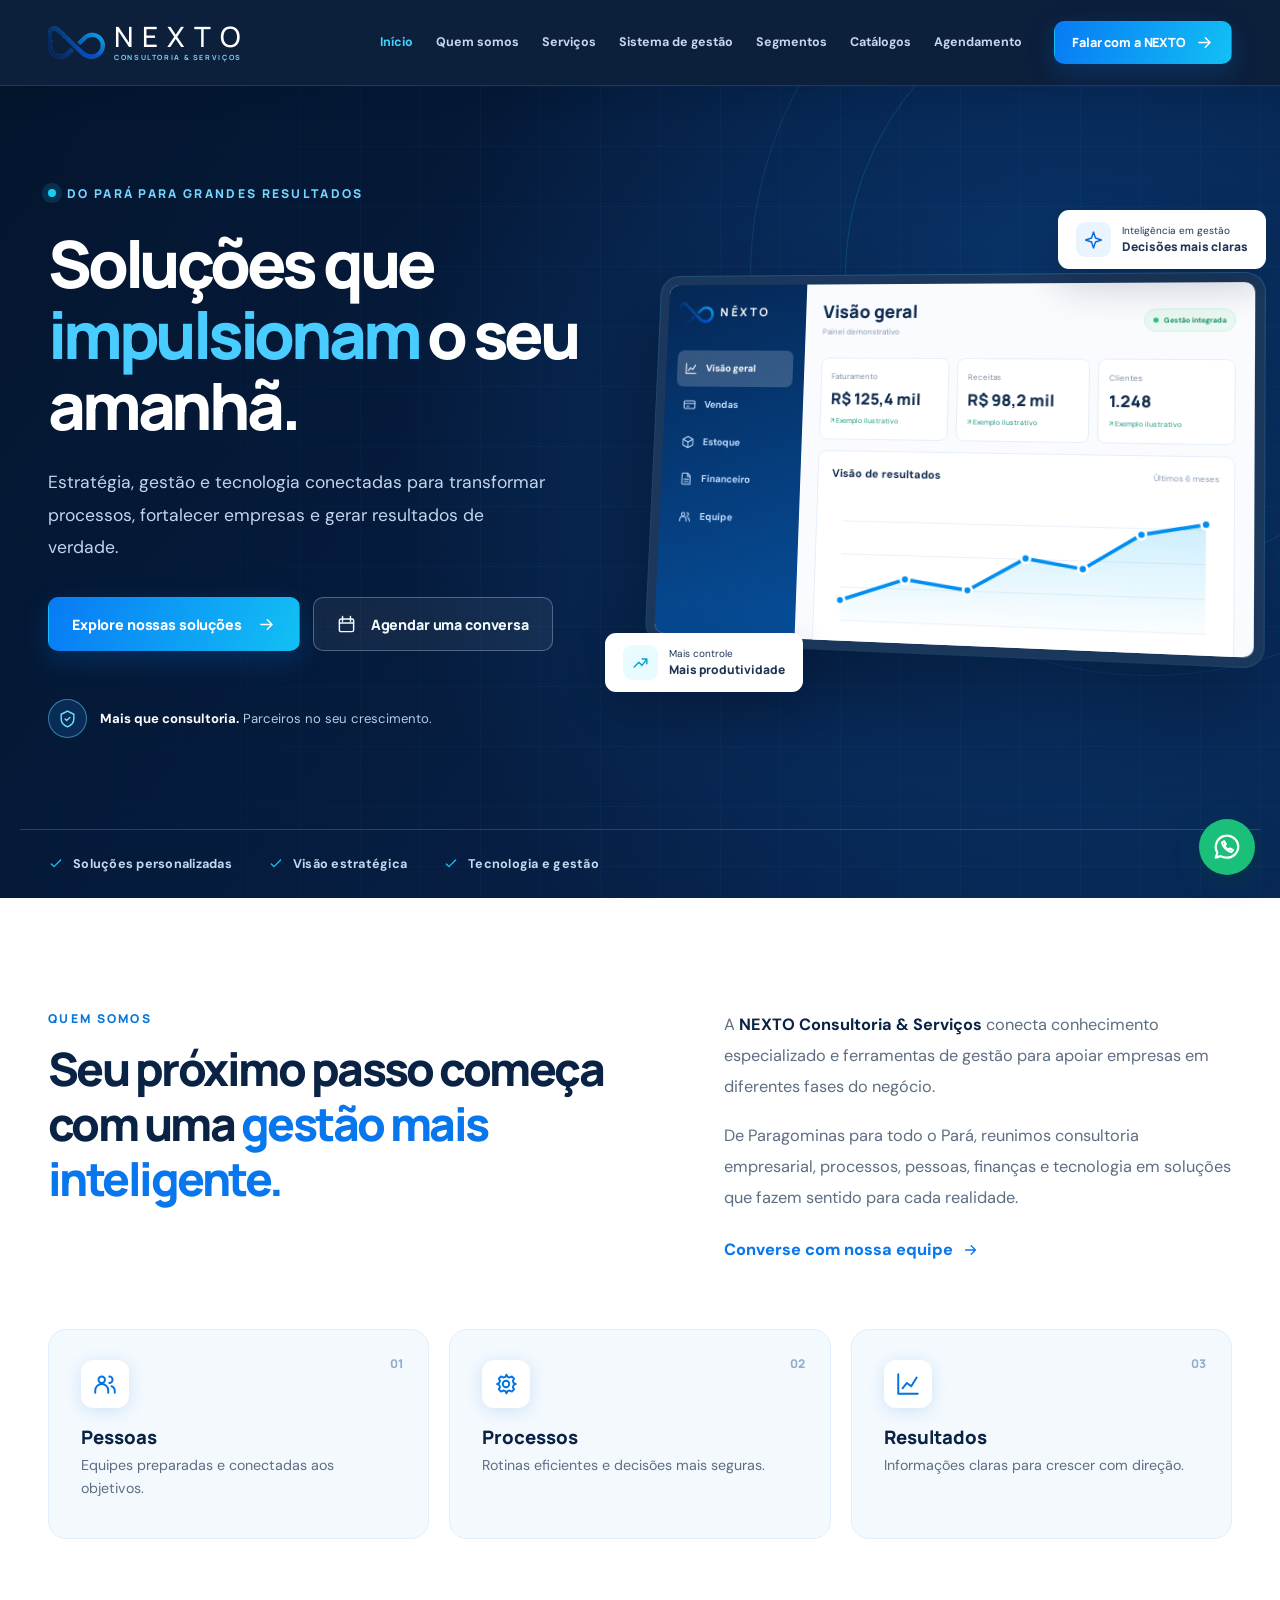
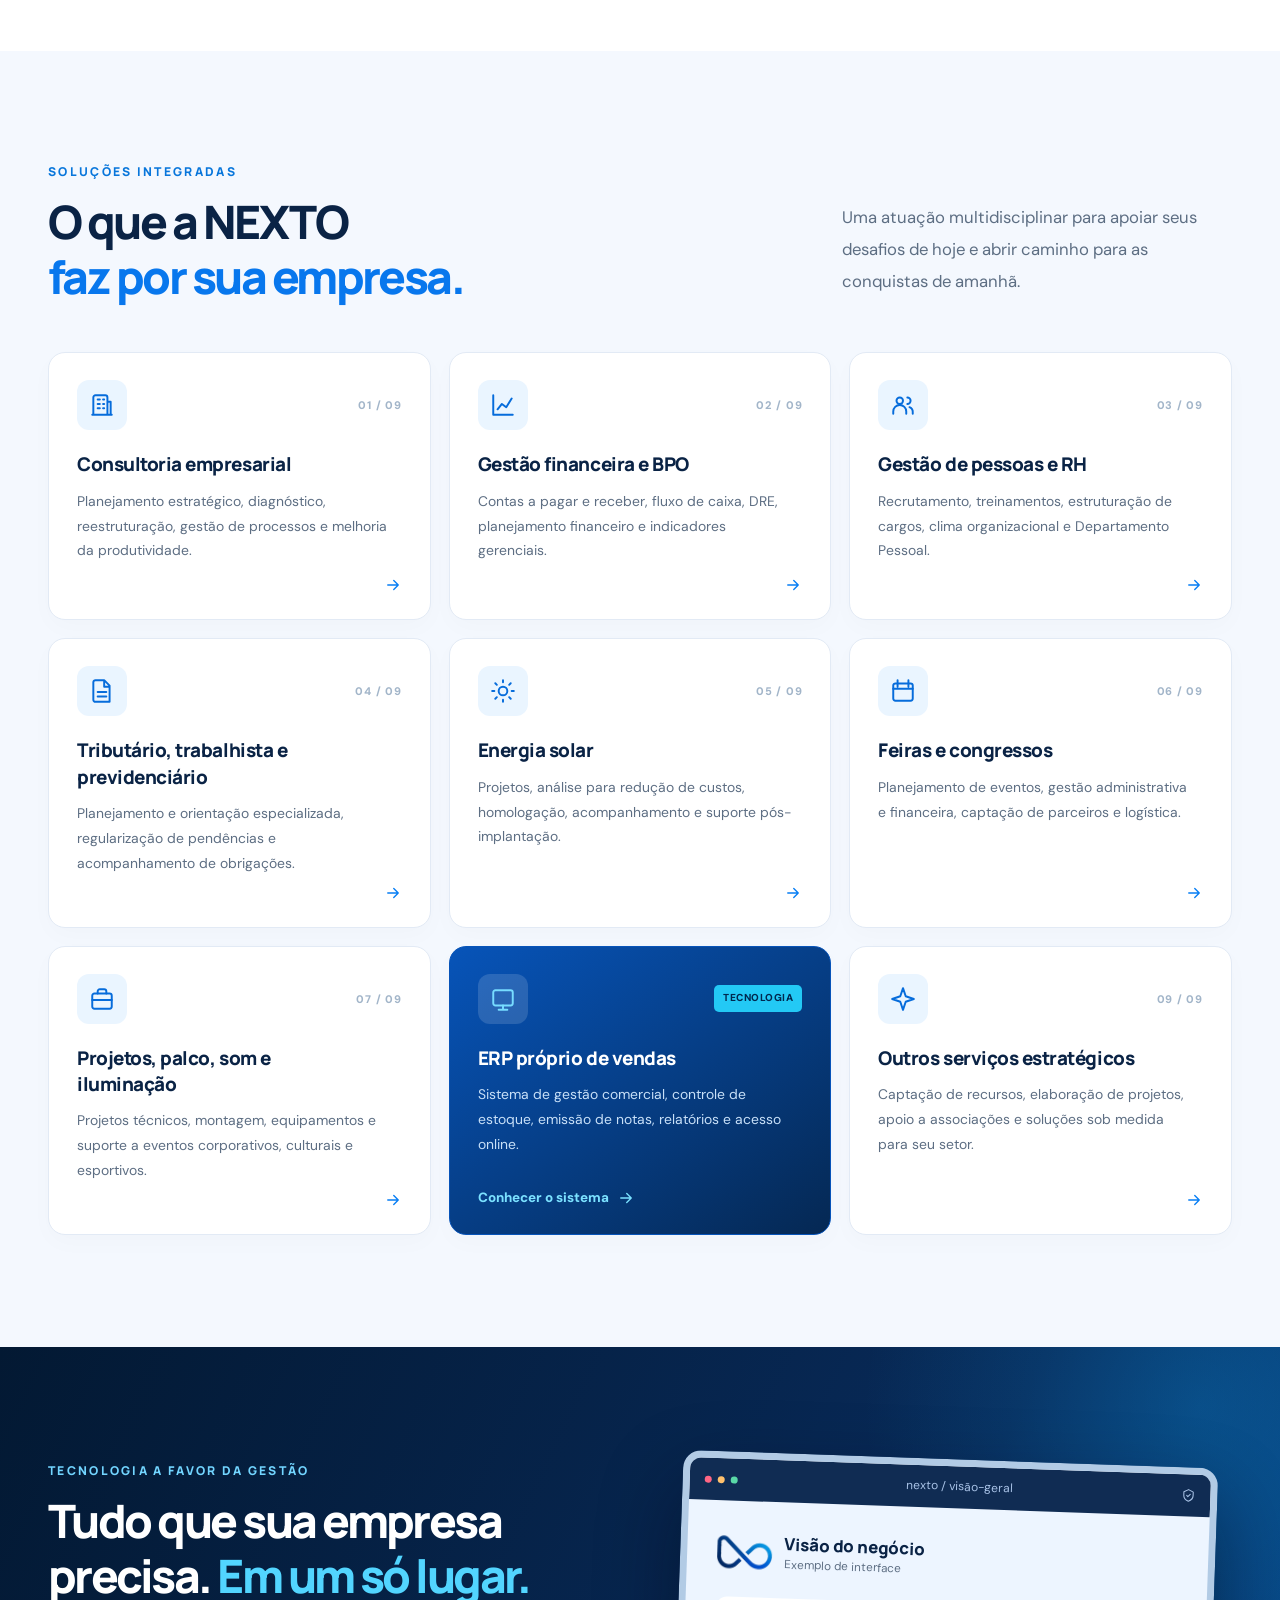
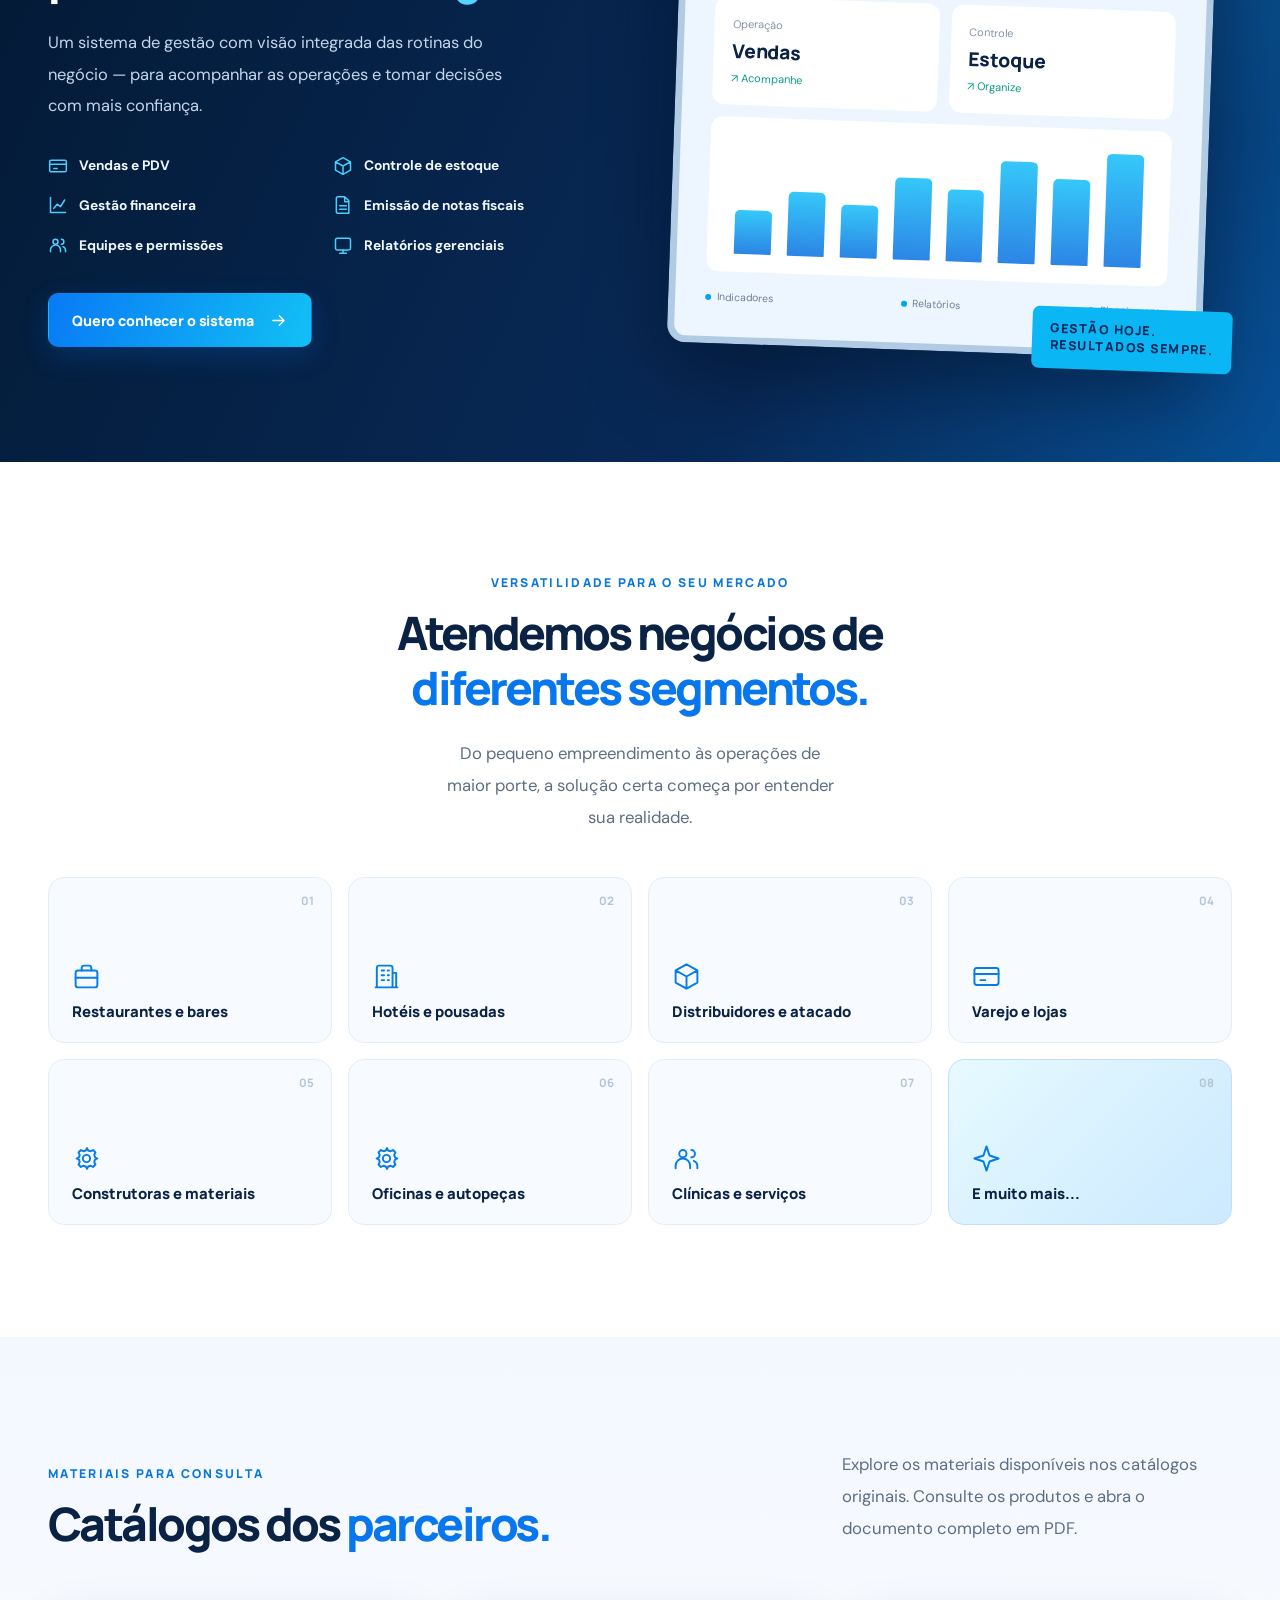
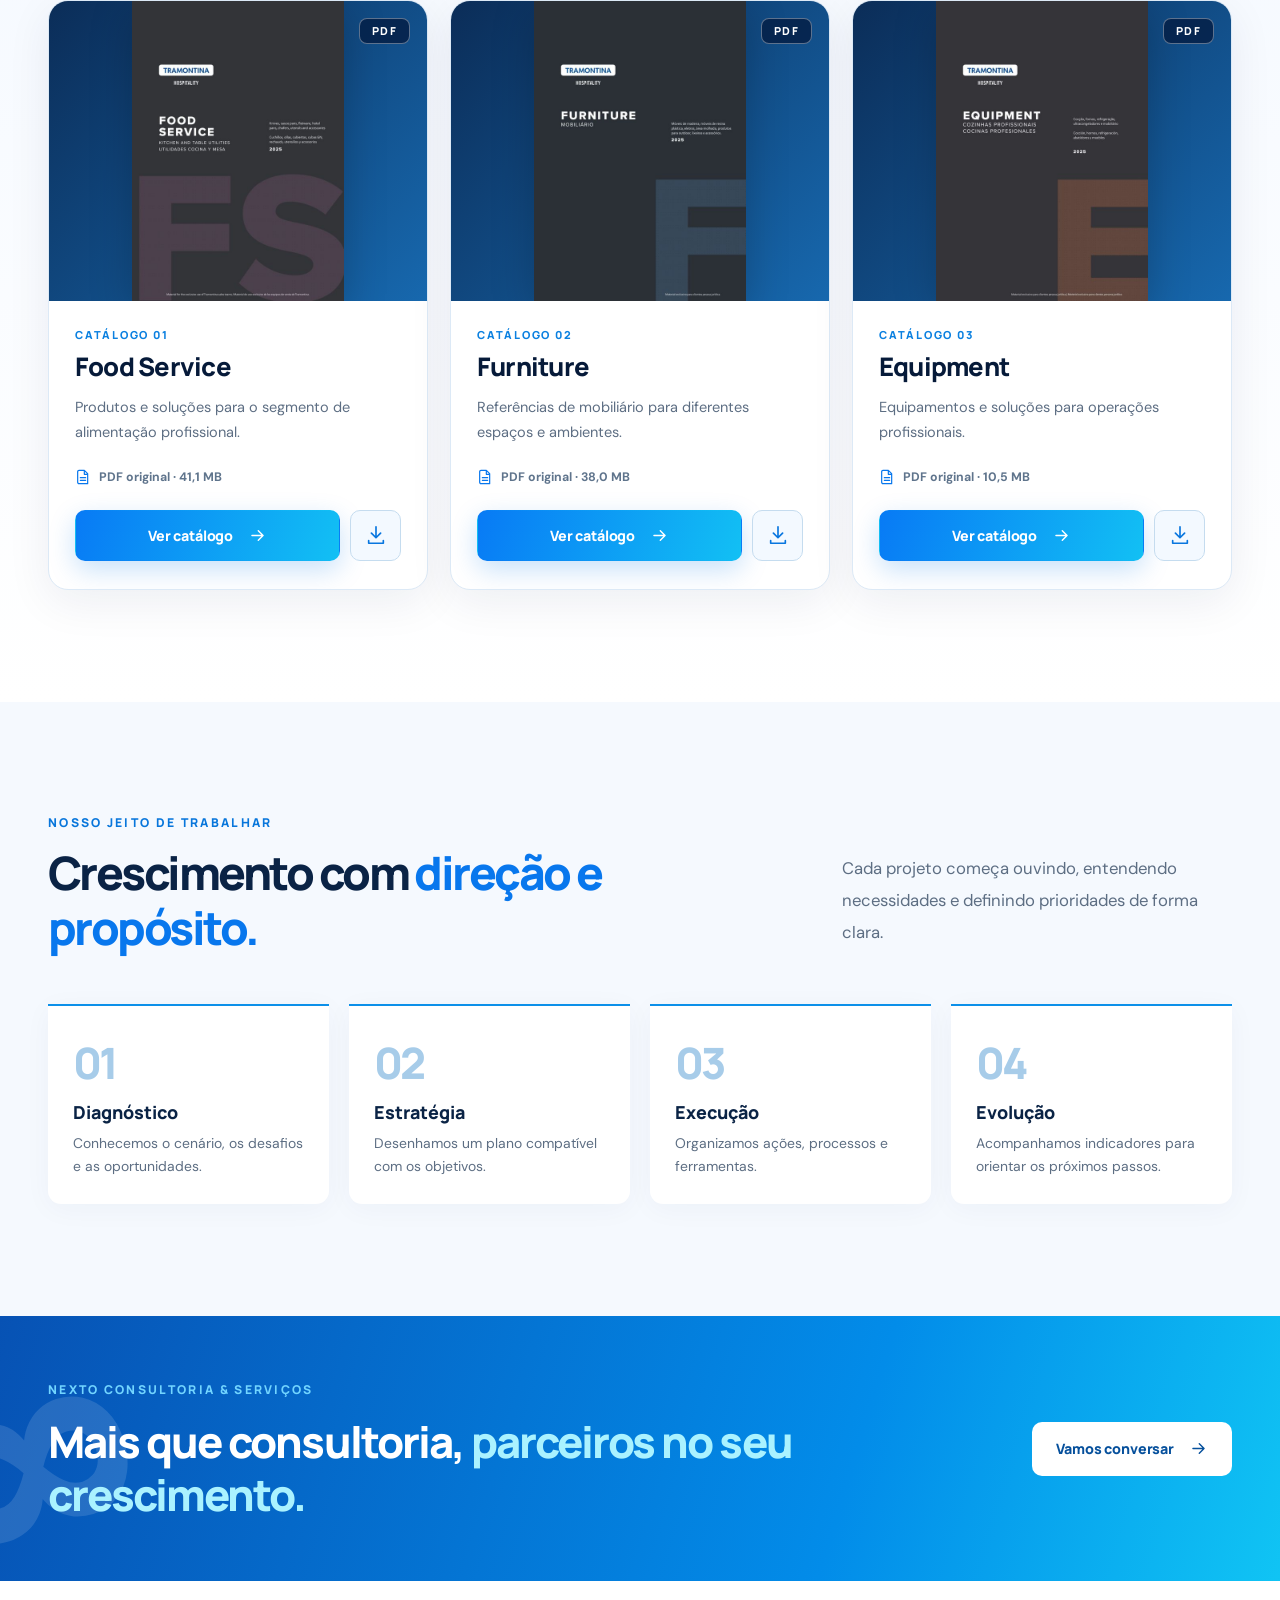
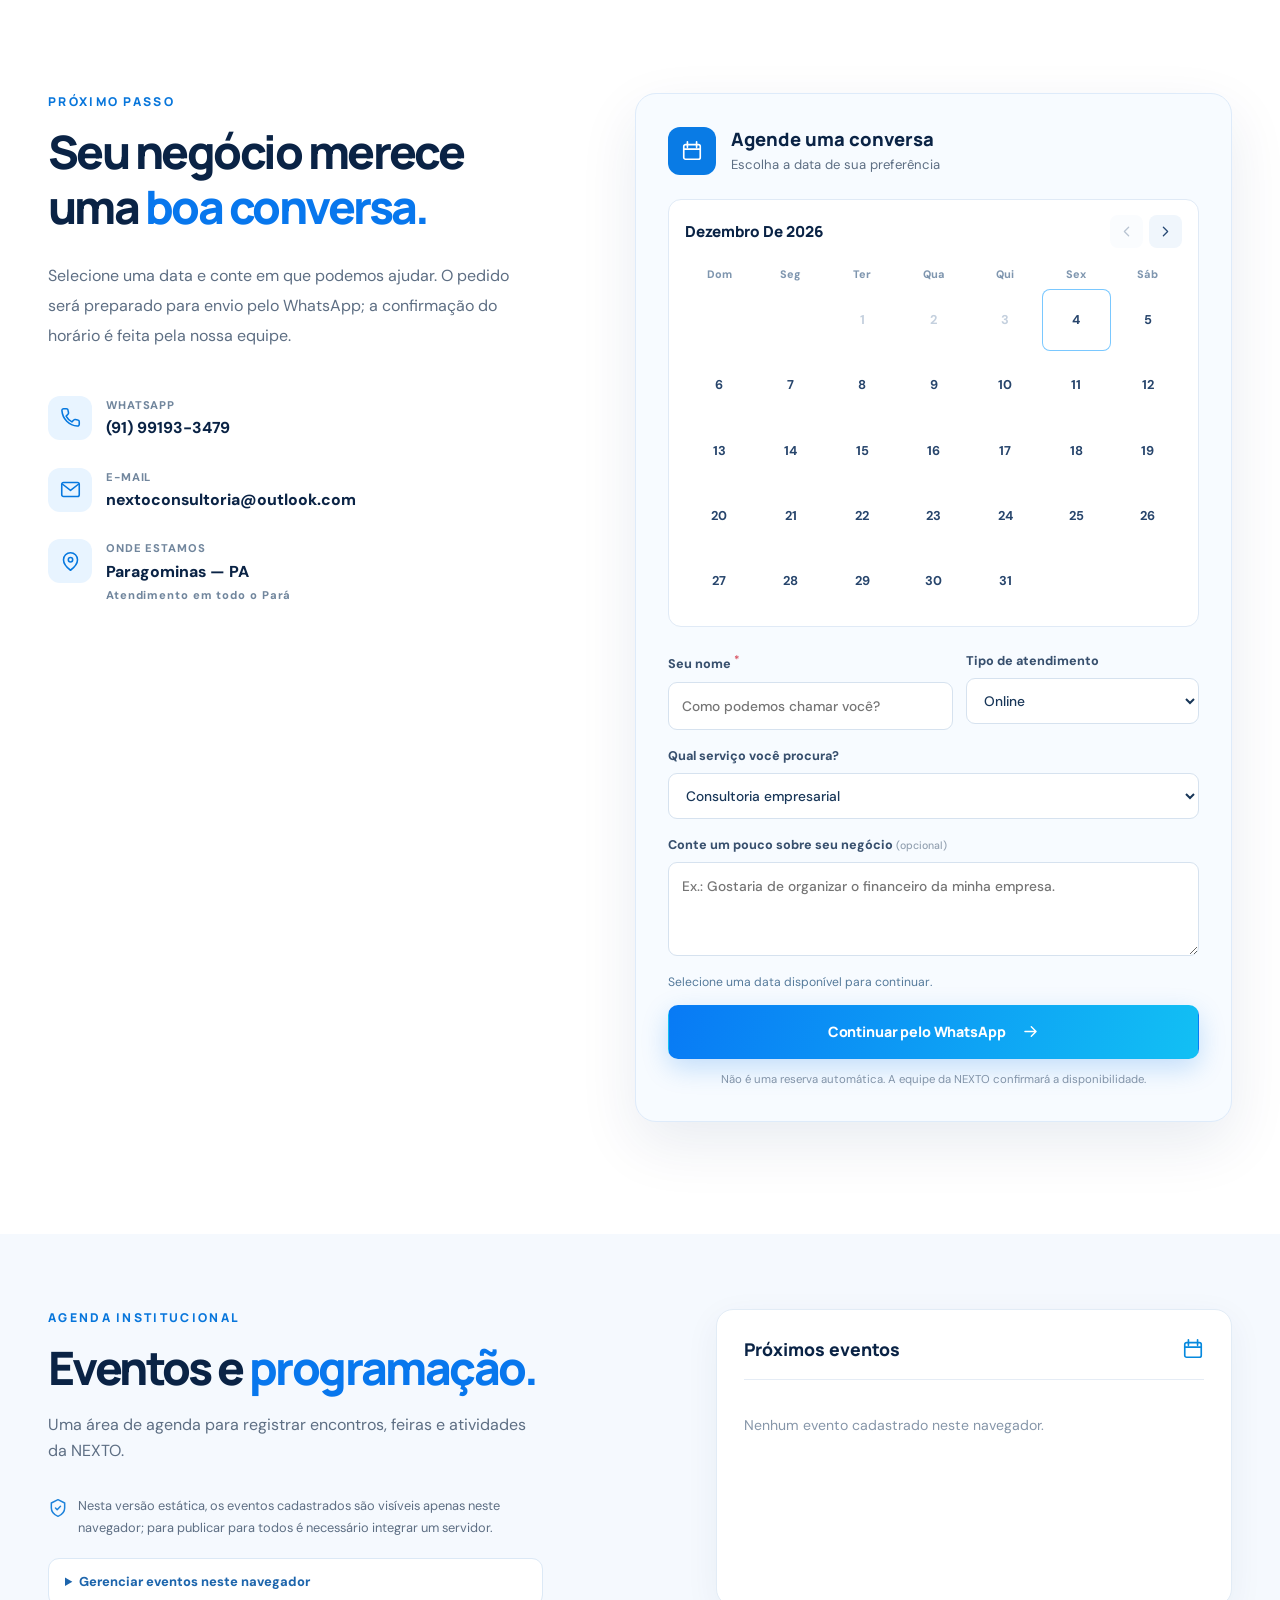
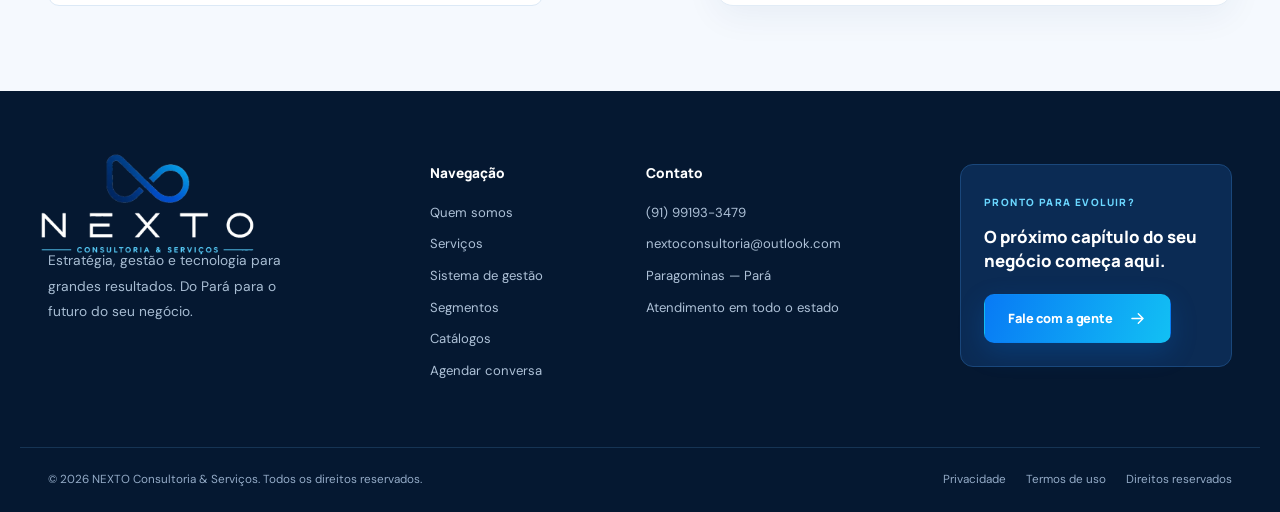
<file: index.html>
<!doctype html>
<html lang="pt-BR">
<head>
  <meta charset="utf-8">
  <meta name="viewport" content="width=device-width, initial-scale=1">
  <meta name="theme-color" content="#061b3a">
  <meta name="description" content="NEXTO Consultoria & Serviços: estratégia, gestão financeira, pessoas, tecnologia e soluções de gestão para empresas de todo o Pará.">
  <meta property="og:type" content="website">
  <meta property="og:title" content="NEXTO | Consultoria & Serviços">
  <meta property="og:description" content="Soluções que impulsionam o seu amanhã. Estratégia, gestão, tecnologia e resultados.">
  <meta property="og:image" content="assets/nexto-logo-escura.png">
  <meta name="apple-mobile-web-app-title" content="NEXTO">
  <title>NEXTO | Consultoria & Serviços</title>
  <link rel="icon" type="image/png" sizes="48x48" href="assets/icon-48.png">
  <link rel="apple-touch-icon" href="assets/icon-180.png">
  <link rel="manifest" href="manifest.json">
  <link rel="preconnect" href="https://fonts.googleapis.com">
  <link rel="preconnect" href="https://fonts.gstatic.com" crossorigin>
  <link href="https://fonts.googleapis.com/css2?family=DM+Sans:wght@400;500;600;700;800&family=Manrope:wght@400;500;600;700;800&display=swap" rel="stylesheet">
  <link rel="stylesheet" href="css/styles.css?v=3">
  <script src="js/main.js?v=3" defer></script>
</head>
<body>
<svg xmlns="http://www.w3.org/2000/svg" class="svg-defs" aria-hidden="true">
  <symbol id="i-arrow" viewBox="0 0 24 24"><path d="M5 12h14m-6-6 6 6-6 6"/></symbol>
  <symbol id="i-arrow-up" viewBox="0 0 24 24"><path d="M4 17 10 11l4 4 6-8M14 7h6v6"/></symbol>
  <symbol id="i-check" viewBox="0 0 24 24"><path d="m5 12 4 4L19 6"/></symbol>
  <symbol id="i-building" viewBox="0 0 24 24"><path d="M4 21V5a2 2 0 0 1 2-2h9a2 2 0 0 1 2 2v16M17 9h3v12M8 7h2m3 0h1m-6 4h2m3 0h1m-6 4h2m3 0h1M3 21h18"/></symbol>
  <symbol id="i-chart" viewBox="0 0 24 24"><path d="M3 3v18h18M7 16l4-5 4 3 5-8"/></symbol>
  <symbol id="i-users" viewBox="0 0 24 24"><circle cx="9" cy="8" r="3"/><path d="M3 20v-2a6 6 0 0 1 12 0v2M16 5a3 3 0 0 1 0 6m2 3a5 5 0 0 1 3 5v1"/></symbol>
  <symbol id="i-file" viewBox="0 0 24 24"><path d="M6 2h8l5 5v15H6a2 2 0 0 1-2-2V4a2 2 0 0 1 2-2zm8 0v6h5M8 13h8m-8 4h8"/></symbol>
  <symbol id="i-sun" viewBox="0 0 24 24"><circle cx="12" cy="12" r="4"/><path d="M12 2v2m0 16v2M4.9 4.9l1.4 1.4m11.4 11.4 1.4 1.4M2 12h2m16 0h2M4.9 19.1l1.4-1.4M17.7 6.3l1.4-1.4"/></symbol>
  <symbol id="i-calendar" viewBox="0 0 24 24"><rect x="3" y="5" width="18" height="16" rx="2"/><path d="M7 2v6m10-6v6M3 10h18"/></symbol>
  <symbol id="i-monitor" viewBox="0 0 24 24"><rect x="3" y="4" width="18" height="14" rx="2"/><path d="M8 22h8m-4-4v4"/></symbol>
  <symbol id="i-spark" viewBox="0 0 24 24"><path d="m12 2 2.5 7.5L22 12l-7.5 2.5L12 22l-2.5-7.5L2 12l7.5-2.5z"/></symbol>
  <symbol id="i-box" viewBox="0 0 24 24"><path d="m12 2 9 5-9 5-9-5 9-5zm-9 5v10l9 5 9-5V7M12 12v10"/></symbol>
  <symbol id="i-credit" viewBox="0 0 24 24"><rect x="2" y="5" width="20" height="14" rx="2"/><path d="M2 10h20m-15 5h4"/></symbol>
  <symbol id="i-settings" viewBox="0 0 24 24"><circle cx="12" cy="12" r="3"/><path d="m19 13 2-1-2-1-.6-2 1-2-2-2-2 1-2-.6-1-2-1 2-2 .6-2-1-2 2 1 2-.6 2-2 1 2 1 .6 2-1 2 2 2 2-1 2 .6 1 2 1-2 2-.6 2 1 2-2-1-2z"/></symbol>
  <symbol id="i-briefcase" viewBox="0 0 24 24"><rect x="3" y="7" width="18" height="14" rx="2"/><path d="M8 7V5a2 2 0 0 1 2-2h4a2 2 0 0 1 2 2v2M3 13h18"/></symbol>
  <symbol id="i-clock" viewBox="0 0 24 24"><circle cx="12" cy="12" r="9"/><path d="M12 7v5l3 2"/></symbol>
  <symbol id="i-pin" viewBox="0 0 24 24"><path d="M20 10c0 6-8 12-8 12S4 16 4 10a8 8 0 0 1 16 0z"/><circle cx="12" cy="10" r="2.5"/></symbol>
  <symbol id="i-mail" viewBox="0 0 24 24"><rect x="2" y="4" width="20" height="16" rx="2"/><path d="m3 6 9 7 9-7"/></symbol>
  <symbol id="i-phone" viewBox="0 0 24 24"><path d="M22 16.8v3a2 2 0 0 1-2.2 2A19 19 0 0 1 2.2 4.2 2 2 0 0 1 4.2 2h3a2 2 0 0 1 2 1.7l.5 2.8a2 2 0 0 1-.6 1.8L7 10.4a16 16 0 0 0 6.6 6.6l2.1-2.1a2 2 0 0 1 1.8-.6l2.8.5a2 2 0 0 1 1.7 2z"/></symbol>
  <symbol id="i-shield" viewBox="0 0 24 24"><path d="m12 2 8 4v6c0 5-3.3 8-8 10-4.7-2-8-5-8-10V6z"/><path d="m9 12 2 2 4-4"/></symbol>
  <symbol id="i-menu" viewBox="0 0 24 24"><path d="M4 7h16M4 12h16M4 17h16"/></symbol>
  <symbol id="i-x" viewBox="0 0 24 24"><path d="M5 5l14 14M19 5 5 19"/></symbol>
  <symbol id="i-chevron" viewBox="0 0 24 24"><path d="m9 18 6-6-6-6"/></symbol>
  <symbol id="i-download" viewBox="0 0 24 24"><path d="M12 3v12m0 0-5-5m5 5 5-5M4 18v3h16v-3"/></symbol>
  <symbol id="i-whatsapp" viewBox="0 0 24 24"><path d="M21 11.5a9 9 0 0 1-9.5 9A9.5 9.5 0 0 1 7 19.3L3 20.5l1.3-3.9A9 9 0 1 1 21 11.5z"/><path d="M8 8.5c.5 3 4.2 6.7 7.5 7.5l1.3-1.5-2.4-1.3-1.2 1.2a8 8 0 0 1-3.5-3.5L11 9.8 9.7 7.4z"/></symbol>
</svg>

<a class="skip-link" href="#principal">Pular para conteúdo</a>
<header class="site-header" id="topo">
  <div class="container site-header__inner">
    <a class="brand" href="#inicio" aria-label="NEXTO Consultoria e Serviços - início">
      <img src="assets/nexto-simbolo.png" width="55" height="41" alt="" class="brand__symbol">
      <span class="brand__wordmark"><strong>NEXTO</strong><small>CONSULTORIA &amp; SERVIÇOS</small></span>
    </a>
    <button class="nav-toggle" id="navToggle" aria-controls="mainNav" aria-expanded="false" aria-label="Abrir menu"><svg class="icon"><use href="#i-menu"/></svg></button>
    <nav class="main-nav" id="mainNav" aria-label="Navegação principal">
      <a href="#inicio" class="nav-link active">Início</a>
      <a href="#sobre" class="nav-link">Quem somos</a>
      <a href="#servicos" class="nav-link">Serviços</a>
      <a href="#sistema" class="nav-link">Sistema de gestão</a>
      <a href="#segmentos" class="nav-link">Segmentos</a>
      <a href="#catalogos" class="nav-link">Catálogos</a>
      <a href="#agendamento" class="nav-link">Agendamento</a>
    </nav>
    <a class="button button--small button--primary header-contact" href="https://wa.me/5591991933479?text=Ol%C3%A1%2C%20NEXTO!%20Quero%20conhecer%20as%20solu%C3%A7%C3%B5es%20para%20meu%20neg%C3%B3cio." target="_blank" rel="noopener noreferrer">Falar com a NEXTO <svg class="icon"><use href="#i-arrow"/></svg></a>
  </div>
</header>

<main id="principal">
  <section id="inicio" class="hero">
    <div class="hero__gridline"></div><div class="hero__orb hero__orb--one"></div><div class="hero__orb hero__orb--two"></div>
    <div class="container hero__layout">
      <div class="hero__copy">
        <div class="eyebrow eyebrow--light"><span class="pulse-dot"></span> DO PARÁ PARA GRANDES RESULTADOS</div>
        <h1>Soluções que <em>impulsionam</em> o seu amanhã.</h1>
        <p class="hero__description">Estratégia, gestão e tecnologia conectadas para transformar processos, fortalecer empresas e gerar resultados de verdade.</p>
        <div class="hero__buttons">
          <a href="#servicos" class="button button--primary">Explore nossas soluções <svg class="icon"><use href="#i-arrow"/></svg></a>
          <a href="#agendamento" class="button button--glass"><svg class="icon"><use href="#i-calendar"/></svg> Agendar uma conversa</a>
        </div>
        <div class="hero__trust"><span class="trust-avatars"><svg class="icon"><use href="#i-shield"/></svg></span><span><strong>Mais que consultoria.</strong> Parceiros no seu crescimento.</span></div>
      </div>
      <div class="hero__art" aria-label="Prévia ilustrativa de um painel de gestão empresarial">
        <div class="float-note float-note--top"><span class="float-note__icon"><svg class="icon"><use href="#i-spark"/></svg></span><span>Inteligência em gestão<br><strong>Decisões mais claras</strong></span></div>
        <div class="dashboard-preview">
          <div class="dashboard-preview__sidebar">
            <div class="dash-mini-brand"><img src="assets/nexto-simbolo.png" alt="" width="34" height="20"> NĒXTO</div>
            <div class="dash-menu dash-menu--active"><svg class="icon"><use href="#i-chart"/></svg> Visão geral</div>
            <div class="dash-menu"><svg class="icon"><use href="#i-credit"/></svg> Vendas</div>
            <div class="dash-menu"><svg class="icon"><use href="#i-box"/></svg> Estoque</div>
            <div class="dash-menu"><svg class="icon"><use href="#i-file"/></svg> Financeiro</div>
            <div class="dash-menu"><svg class="icon"><use href="#i-users"/></svg> Equipe</div>
          </div>
          <div class="dashboard-preview__main">
            <div class="dash-top"><span><strong>Visão geral</strong><small>Painel demonstrativo</small></span><span class="dash-status"><span></span> Gestão integrada</span></div>
            <div class="dash-stats">
              <div><span>Faturamento</span><strong>R$ 125,4 mil</strong><small>↗ Exemplo ilustrativo</small></div>
              <div><span>Receitas</span><strong>R$ 98,2 mil</strong><small>↗ Exemplo ilustrativo</small></div>
              <div><span>Clientes</span><strong>1.248</strong><small>↗ Exemplo ilustrativo</small></div>
            </div>
            <div class="dash-chart"><div class="dash-chart__head"><strong>Visão de resultados</strong><span>Últimos 6 meses</span></div>
              <svg viewBox="0 0 430 172" role="img" aria-label="Gráfico meramente ilustrativo de desempenho crescente">
                <defs><linearGradient id="chartFill" x1="0" x2="0" y1="0" y2="1"><stop stop-color="#24b6f7" stop-opacity=".23"/><stop offset="1" stop-color="#24b6f7" stop-opacity=".02"/></linearGradient></defs>
                <path d="M10 36H420M10 74H420M10 112H420M10 150H420" stroke="#e7eef9" stroke-width="1"/>
                <path d="M10 127 85 101 157 111 222 73 286 83 350 43 420 30 420 150 10 150Z" fill="url(#chartFill)"/>
                <path d="M10 127 85 101 157 111 222 73 286 83 350 43 420 30" fill="none" stroke="#008ef0" stroke-width="4" stroke-linecap="round" stroke-linejoin="round"/>
                <g fill="#008ef0" stroke="#fff" stroke-width="3"><circle cx="10" cy="127" r="5"/><circle cx="85" cy="101" r="5"/><circle cx="157" cy="111" r="5"/><circle cx="222" cy="73" r="5"/><circle cx="286" cy="83" r="5"/><circle cx="350" cy="43" r="5"/><circle cx="420" cy="30" r="5"/></g>
              </svg>
              <div class="dash-chart__labels"><span>Jan</span><span>Fev</span><span>Mar</span><span>Abr</span><span>Mai</span><span>Jun</span></div>
            </div>
          </div>
        </div>
        <div class="float-note float-note--bottom"><span class="float-note__icon float-note__icon--cyan"><svg class="icon"><use href="#i-arrow-up"/></svg></span><span>Mais controle<br><strong>Mais produtividade</strong></span></div>
      </div>
    </div>
    <div class="container hero__lower"><span><svg class="icon"><use href="#i-check"/></svg> Soluções personalizadas</span><span><svg class="icon"><use href="#i-check"/></svg> Visão estratégica</span><span><svg class="icon"><use href="#i-check"/></svg> Tecnologia e gestão</span></div>
  </section>

  <section class="intro section" id="sobre">
    <div class="container intro__layout">
      <div class="intro__left"><div class="eyebrow">QUEM SOMOS</div><h2 class="heading">Seu próximo passo começa com uma <span>gestão mais inteligente.</span></h2></div>
      <div class="intro__right"><p>A <strong>NEXTO Consultoria &amp; Serviços</strong> conecta conhecimento especializado e ferramentas de gestão para apoiar empresas em diferentes fases do negócio.</p><p>De Paragominas para todo o Pará, reunimos consultoria empresarial, processos, pessoas, finanças e tecnologia em soluções que fazem sentido para cada realidade.</p><a href="#contato" class="text-link">Converse com nossa equipe <svg class="icon"><use href="#i-arrow"/></svg></a></div>
    </div>
    <div class="container principles">
      <div class="principle"><span class="principle__num">01</span><div class="principle__icon"><svg class="icon"><use href="#i-users"/></svg></div><h3>Pessoas</h3><p>Equipes preparadas e conectadas aos objetivos.</p></div>
      <div class="principle"><span class="principle__num">02</span><div class="principle__icon"><svg class="icon"><use href="#i-settings"/></svg></div><h3>Processos</h3><p>Rotinas eficientes e decisões mais seguras.</p></div>
      <div class="principle"><span class="principle__num">03</span><div class="principle__icon"><svg class="icon"><use href="#i-chart"/></svg></div><h3>Resultados</h3><p>Informações claras para crescer com direção.</p></div>
    </div>
  </section>

  <section id="servicos" class="services section">
    <div class="container">
      <div class="section-heading"><div><div class="eyebrow">SOLUÇÕES INTEGRADAS</div><h2 class="heading">O que a NEXTO<br><span>faz por sua empresa.</span></h2></div><p>Uma atuação multidisciplinar para apoiar seus desafios de hoje e abrir caminho para as conquistas de amanhã.</p></div>
      <div class="services__grid">
        <article class="service-card"><div class="service-card__top"><span class="service-card__icon"><svg class="icon"><use href="#i-building"/></svg></span><span class="service-card__index">01 / 09</span></div><h3>Consultoria empresarial</h3><p>Planejamento estratégico, diagnóstico, reestruturação, gestão de processos e melhoria da produtividade.</p><a href="#agendamento" aria-label="Conversar sobre consultoria empresarial"><svg class="icon"><use href="#i-arrow"/></svg></a></article>
        <article class="service-card"><div class="service-card__top"><span class="service-card__icon"><svg class="icon"><use href="#i-chart"/></svg></span><span class="service-card__index">02 / 09</span></div><h3>Gestão financeira e BPO</h3><p>Contas a pagar e receber, fluxo de caixa, DRE, planejamento financeiro e indicadores gerenciais.</p><a href="#agendamento" aria-label="Conversar sobre gestão financeira e BPO"><svg class="icon"><use href="#i-arrow"/></svg></a></article>
        <article class="service-card"><div class="service-card__top"><span class="service-card__icon"><svg class="icon"><use href="#i-users"/></svg></span><span class="service-card__index">03 / 09</span></div><h3>Gestão de pessoas e RH</h3><p>Recrutamento, treinamentos, estruturação de cargos, clima organizacional e Departamento Pessoal.</p><a href="#agendamento" aria-label="Conversar sobre gestão de pessoas"><svg class="icon"><use href="#i-arrow"/></svg></a></article>
        <article class="service-card"><div class="service-card__top"><span class="service-card__icon"><svg class="icon"><use href="#i-file"/></svg></span><span class="service-card__index">04 / 09</span></div><h3>Tributário, trabalhista e previdenciário</h3><p>Planejamento e orientação especializada, regularização de pendências e acompanhamento de obrigações.</p><a href="#agendamento" aria-label="Conversar sobre serviços tributários"><svg class="icon"><use href="#i-arrow"/></svg></a></article>
        <article class="service-card"><div class="service-card__top"><span class="service-card__icon"><svg class="icon"><use href="#i-sun"/></svg></span><span class="service-card__index">05 / 09</span></div><h3>Energia solar</h3><p>Projetos, análise para redução de custos, homologação, acompanhamento e suporte pós-implantação.</p><a href="#agendamento" aria-label="Conversar sobre energia solar"><svg class="icon"><use href="#i-arrow"/></svg></a></article>
        <article class="service-card"><div class="service-card__top"><span class="service-card__icon"><svg class="icon"><use href="#i-calendar"/></svg></span><span class="service-card__index">06 / 09</span></div><h3>Feiras e congressos</h3><p>Planejamento de eventos, gestão administrativa e financeira, captação de parceiros e logística.</p><a href="#agendamento" aria-label="Conversar sobre feiras e congressos"><svg class="icon"><use href="#i-arrow"/></svg></a></article>
        <article class="service-card"><div class="service-card__top"><span class="service-card__icon"><svg class="icon"><use href="#i-briefcase"/></svg></span><span class="service-card__index">07 / 09</span></div><h3>Projetos, palco, som e iluminação</h3><p>Projetos técnicos, montagem, equipamentos e suporte a eventos corporativos, culturais e esportivos.</p><a href="#agendamento" aria-label="Conversar sobre projetos de eventos"><svg class="icon"><use href="#i-arrow"/></svg></a></article>
        <article class="service-card service-card--highlight"><div class="service-card__top"><span class="service-card__icon"><svg class="icon"><use href="#i-monitor"/></svg></span><span class="tag">TECNOLOGIA</span></div><h3>ERP próprio de vendas</h3><p>Sistema de gestão comercial, controle de estoque, emissão de notas, relatórios e acesso online.</p><a href="#sistema" class="service-card__more">Conhecer o sistema <svg class="icon"><use href="#i-arrow"/></svg></a></article>
        <article class="service-card"><div class="service-card__top"><span class="service-card__icon"><svg class="icon"><use href="#i-spark"/></svg></span><span class="service-card__index">09 / 09</span></div><h3>Outros serviços estratégicos</h3><p>Captação de recursos, elaboração de projetos, apoio a associações e soluções sob medida para seu setor.</p><a href="#agendamento" aria-label="Conversar sobre soluções estratégicas"><svg class="icon"><use href="#i-arrow"/></svg></a></article>
      </div>
    </div>
  </section>

  <section class="platform section" id="sistema">
    <div class="container platform__layout">
      <div class="platform__copy"><div class="eyebrow eyebrow--light">TECNOLOGIA A FAVOR DA GESTÃO</div><h2 class="heading heading--light">Tudo que sua empresa precisa. <span>Em um só lugar.</span></h2><p>Um sistema de gestão com visão integrada das rotinas do negócio — para acompanhar as operações e tomar decisões com mais confiança.</p>
        <div class="platform__features"><div><svg class="icon"><use href="#i-credit"/></svg><span>Vendas e PDV</span></div><div><svg class="icon"><use href="#i-box"/></svg><span>Controle de estoque</span></div><div><svg class="icon"><use href="#i-chart"/></svg><span>Gestão financeira</span></div><div><svg class="icon"><use href="#i-file"/></svg><span>Emissão de notas fiscais</span></div><div><svg class="icon"><use href="#i-users"/></svg><span>Equipes e permissões</span></div><div><svg class="icon"><use href="#i-monitor"/></svg><span>Relatórios gerenciais</span></div></div>
        <a href="https://wa.me/5591991933479?text=Ol%C3%A1%2C%20gostaria%20de%20conhecer%20o%20sistema%20de%20gest%C3%A3o%20da%20NEXTO." class="button button--primary" target="_blank" rel="noopener noreferrer">Quero conhecer o sistema <svg class="icon"><use href="#i-arrow"/></svg></a>
      </div>
      <div class="platform__visual"><div class="system-window"><div class="system-window__bar"><span class="dots"><i></i><i></i><i></i></span><span>nexto / visão-geral</span><svg class="icon"><use href="#i-shield"/></svg></div><div class="system-window__body"><div class="system-window__head"><img src="assets/nexto-simbolo.png" width="43" height="28" alt=""><div><strong>Visão do negócio</strong><small>Exemplo de interface</small></div></div><div class="system-window__metrics"><div><small>Operação</small><strong>Vendas</strong><span>↗ Acompanhe</span></div><div><small>Controle</small><strong>Estoque</strong><span>↗ Organize</span></div></div><div class="system-window__graph"><div class="graph-bars"><i style="--bar:37%"></i><i style="--bar:54%"></i><i style="--bar:45%"></i><i style="--bar:69%"></i><i style="--bar:61%"></i><i style="--bar:86%"></i><i style="--bar:73%"></i><i style="--bar:95%"></i></div></div><div class="system-window__foot"><span><b></b> Indicadores</span><span><b></b> Relatórios</span><span><b></b> Planejamento</span></div></div></div><div class="platform__corner-label">GESTÃO HOJE.<br>RESULTADOS SEMPRE.</div></div>
    </div>
  </section>

  <section class="segments section" id="segmentos"><div class="container"><div class="section-heading section-heading--center"><div class="eyebrow">VERSATILIDADE PARA O SEU MERCADO</div><h2 class="heading">Atendemos negócios de<br><span>diferentes segmentos.</span></h2><p>Do pequeno empreendimento às operações de maior porte, a solução certa começa por entender sua realidade.</p></div>
    <div class="segments__grid"><div class="segment"><span>01</span><svg class="icon"><use href="#i-briefcase"/></svg><strong>Restaurantes e bares</strong></div><div class="segment"><span>02</span><svg class="icon"><use href="#i-building"/></svg><strong>Hotéis e pousadas</strong></div><div class="segment"><span>03</span><svg class="icon"><use href="#i-box"/></svg><strong>Distribuidores e atacado</strong></div><div class="segment"><span>04</span><svg class="icon"><use href="#i-credit"/></svg><strong>Varejo e lojas</strong></div><div class="segment"><span>05</span><svg class="icon"><use href="#i-settings"/></svg><strong>Construtoras e materiais</strong></div><div class="segment"><span>06</span><svg class="icon"><use href="#i-settings"/></svg><strong>Oficinas e autopeças</strong></div><div class="segment"><span>07</span><svg class="icon"><use href="#i-users"/></svg><strong>Clínicas e serviços</strong></div><div class="segment segment--more"><span>08</span><svg class="icon"><use href="#i-spark"/></svg><strong>E muito mais...</strong></div></div>
  </div></section>

  <!-- Catálogos originais preservados do site anterior -->
  <section class="catalogs section" id="catalogos" aria-labelledby="catalogs-title">
    <div class="container">
      <div class="section-heading catalogs__heading">
        <div>
          <div class="eyebrow">MATERIAIS PARA CONSULTA</div>
          <h2 class="heading" id="catalogs-title">Catálogos dos <span>parceiros.</span></h2>
        </div>
        <p>Explore os materiais disponíveis nos catálogos originais. Consulte os produtos e abra o documento completo em PDF.</p>
      </div>
      <div class="catalogs__grid">
        <article class="catalog-card">
          <div class="catalog-card__image">
            <img src="imgs/medium_AF_DIGITAL_2024_maio_catalogo_hospitality_FOOD_SERVICE_MI_001_d0ae84a3a0.jpg" alt="Capa do catálogo Food Service" width="340" height="270" loading="lazy">
            <span class="catalog-card__tag">PDF</span>
          </div>
          <div class="catalog-card__body">
            <p class="catalog-card__kicker">CATÁLOGO 01</p>
            <h3>Food Service</h3>
            <p>Produtos e soluções para o segmento de alimentação profissional.</p>
            <span class="catalog-card__file"><svg class="icon"><use href="#i-file"/></svg> PDF original · 41,1 MB</span>
            <div class="catalog-card__actions">
              <a href="pdfcatalogos/Food_Service_eabf51e81a.pdf" class="button button--primary" target="_blank" rel="noopener noreferrer" aria-label="Abrir catálogo Food Service em PDF">Ver catálogo <svg class="icon"><use href="#i-arrow"/></svg></a>
              <a href="pdfcatalogos/Food_Service_eabf51e81a.pdf" class="catalog-card__download" download aria-label="Baixar PDF Food Service" title="Baixar PDF"><svg class="icon"><use href="#i-download"/></svg></a>
            </div>
          </div>
        </article>
        <article class="catalog-card">
          <div class="catalog-card__image">
            <img src="imgs/medium_AF_DIGITAL_2024_maio_Livro_Catalogo_FURNITURE_001_edd5e7db1a.jpg" alt="Capa do catálogo Furniture" width="340" height="270" loading="lazy">
            <span class="catalog-card__tag">PDF</span>
          </div>
          <div class="catalog-card__body">
            <p class="catalog-card__kicker">CATÁLOGO 02</p>
            <h3>Furniture</h3>
            <p>Referências de mobiliário para diferentes espaços e ambientes.</p>
            <span class="catalog-card__file"><svg class="icon"><use href="#i-file"/></svg> PDF original · 38,0 MB</span>
            <div class="catalog-card__actions">
              <a href="pdfcatalogos/Furniture_2b51662fce.pdf" class="button button--primary" target="_blank" rel="noopener noreferrer" aria-label="Abrir catálogo Furniture em PDF">Ver catálogo <svg class="icon"><use href="#i-arrow"/></svg></a>
              <a href="pdfcatalogos/Furniture_2b51662fce.pdf" class="catalog-card__download" download aria-label="Baixar PDF Furniture" title="Baixar PDF"><svg class="icon"><use href="#i-download"/></svg></a>
            </div>
          </div>
        </article>
        <article class="catalog-card">
          <div class="catalog-card__image">
            <img src="imgs/medium_Equipment_712d66e584.jpg" alt="Capa do catálogo Equipment" width="340" height="270" loading="lazy">
            <span class="catalog-card__tag">PDF</span>
          </div>
          <div class="catalog-card__body">
            <p class="catalog-card__kicker">CATÁLOGO 03</p>
            <h3>Equipment</h3>
            <p>Equipamentos e soluções para operações profissionais.</p>
            <span class="catalog-card__file"><svg class="icon"><use href="#i-file"/></svg> PDF original · 10,5 MB</span>
            <div class="catalog-card__actions">
              <a href="pdfcatalogos/Catalogo_Hospitality_Equipment_3b099ab7de.pdf" class="button button--primary" target="_blank" rel="noopener noreferrer" aria-label="Abrir catálogo Equipment em PDF">Ver catálogo <svg class="icon"><use href="#i-arrow"/></svg></a>
              <a href="pdfcatalogos/Catalogo_Hospitality_Equipment_3b099ab7de.pdf" class="catalog-card__download" download aria-label="Baixar PDF Equipment" title="Baixar PDF"><svg class="icon"><use href="#i-download"/></svg></a>
            </div>
          </div>
        </article>
      </div>
    </div>
  </section>

  <section class="method section"><div class="container"><div class="section-heading"><div><div class="eyebrow">NOSSO JEITO DE TRABALHAR</div><h2 class="heading">Crescimento com <span>direção e propósito.</span></h2></div><p>Cada projeto começa ouvindo, entendendo necessidades e definindo prioridades de forma clara.</p></div><div class="method__steps"><div class="method__step"><b>01</b><h3>Diagnóstico</h3><p>Conhecemos o cenário, os desafios e as oportunidades.</p></div><div class="method__step"><b>02</b><h3>Estratégia</h3><p>Desenhamos um plano compatível com os objetivos.</p></div><div class="method__step"><b>03</b><h3>Execução</h3><p>Organizamos ações, processos e ferramentas.</p></div><div class="method__step"><b>04</b><h3>Evolução</h3><p>Acompanhamos indicadores para orientar os próximos passos.</p></div></div></div></section>

  <section class="manifesto"><div class="container manifesto__layout"><span class="manifesto__mark" aria-hidden="true">∞</span><div><span class="eyebrow eyebrow--light">NEXTO CONSULTORIA &amp; SERVIÇOS</span><h2>Mais que consultoria, <em>parceiros no seu crescimento.</em></h2></div><a href="#agendamento" class="button button--white">Vamos conversar <svg class="icon"><use href="#i-arrow"/></svg></a></div></section>

  <section class="contact section" id="agendamento"><div class="container contact__layout"><div class="contact__copy"><div class="eyebrow">PRÓXIMO PASSO</div><h2 class="heading">Seu negócio merece uma <span>boa conversa.</span></h2><p>Selecione uma data e conte em que podemos ajudar. O pedido será preparado para envio pelo WhatsApp; a confirmação do horário é feita pela nossa equipe.</p><div class="contact__info"><div><span><svg class="icon"><use href="#i-phone"/></svg></span><div><small>WHATSAPP</small><a href="https://wa.me/5591991933479" target="_blank" rel="noopener noreferrer">(91) 99193-3479</a></div></div><div><span><svg class="icon"><use href="#i-mail"/></svg></span><div><small>E-MAIL</small><a href="mailto:nextoconsultoria@outlook.com">nextoconsultoria@outlook.com</a></div></div><div><span><svg class="icon"><use href="#i-pin"/></svg></span><div><small>ONDE ESTAMOS</small><strong>Paragominas — PA</strong><small>Atendimento em todo o Pará</small></div></div></div></div>
    <form class="booking" id="bookingForm"><div class="booking__heading"><span class="booking__icon"><svg class="icon"><use href="#i-calendar"/></svg></span><div><h3>Agende uma conversa</h3><p>Escolha a data de sua preferência</p></div></div>
      <div class="calendar-picker" id="bookingCalendar" aria-label="Selecionar data da conversa"></div>
      <div class="booking__row"><label class="field"><span>Seu nome <sup>*</sup></span><input id="bookingName" name="nome" type="text" placeholder="Como podemos chamar você?" autocomplete="name" maxlength="80" required></label><label class="field"><span>Tipo de atendimento</span><select id="bookingMode" name="modalidade"><option value="Online">Online</option><option value="Presencial">Presencial</option></select></label></div>
      <label class="field"><span>Qual serviço você procura?</span><select id="bookingService" name="servico"><option value="Consultoria empresarial">Consultoria empresarial</option><option value="Gestão financeira e BPO">Gestão financeira e BPO</option><option value="Gestão de pessoas e RH">Gestão de pessoas e RH</option><option value="Tributário, trabalhista e previdenciário">Tributário, trabalhista e previdenciário</option><option value="Energia solar">Energia solar</option><option value="Feiras e congressos">Feiras e congressos</option><option value="Projetos, palco, som e iluminação">Projetos, palco, som e iluminação</option><option value="ERP próprio de vendas">ERP próprio de vendas</option><option value="Outros serviços estratégicos">Outros serviços estratégicos</option></select></label>
      <label class="field"><span>Conte um pouco sobre seu negócio <small>(opcional)</small></span><textarea id="bookingNotes" name="detalhes" rows="3" maxlength="500" placeholder="Ex.: Gostaria de organizar o financeiro da minha empresa."></textarea></label>
      <p class="booking__hint" id="bookingStatus" role="status">Selecione uma data disponível para continuar.</p><button type="submit" class="button button--primary button--full">Continuar pelo WhatsApp <svg class="icon"><use href="#i-arrow"/></svg></button><small class="booking__disclaimer">Não é uma reserva automática. A equipe da NEXTO confirmará a disponibilidade.</small>
    </form>
  </div></section>

  <section class="agenda section" id="calendario"><div class="container agenda__layout"><div><div class="eyebrow">AGENDA INSTITUCIONAL</div><h2 class="heading">Eventos e <span>programação.</span></h2><p>Uma área de agenda para registrar encontros, feiras e atividades da NEXTO.</p><p class="agenda__notice"><svg class="icon"><use href="#i-shield"/></svg> Nesta versão estática, os eventos cadastrados são visíveis apenas neste navegador; para publicar para todos é necessário integrar um servidor.</p><details class="agenda-editor"><summary>Gerenciar eventos neste navegador</summary><div class="agenda-editor__fields"><label class="field"><span>Data do evento</span><input type="date" id="eventDate"></label><label class="field"><span>Nome do evento</span><input type="text" id="eventTitle" maxlength="90" placeholder="Nome da atividade"></label><div class="agenda-editor__actions"><button type="button" class="button button--small button--primary" id="saveEvent">Salvar</button><button type="button" class="button button--small button--subtle" id="deleteEvent">Excluir data</button></div><span class="form-note" id="eventFeedback" role="status"></span></div></details></div><div class="agenda__panel"><div class="agenda__panel-head"><h3>Próximos eventos</h3><svg class="icon"><use href="#i-calendar"/></svg></div><ul id="eventList" class="event-list"><li class="event-list__empty">Nenhum evento cadastrado neste navegador.</li></ul></div></div></section>
</main>

<footer class="footer" id="contato"><div class="container footer__main"><div class="footer__brand"><a href="#inicio" class="footer__logo"><img src="assets/nexto-logo-clara.png" alt="NEXTO Consultoria e Serviços" width="245" height="118"></a><p>Estratégia, gestão e tecnologia para grandes resultados. Do Pará para o futuro do seu negócio.</p></div><div class="footer__column"><h3>Navegação</h3><a href="#sobre">Quem somos</a><a href="#servicos">Serviços</a><a href="#sistema">Sistema de gestão</a><a href="#segmentos">Segmentos</a><a href="#catalogos">Catálogos</a><a href="#agendamento">Agendar conversa</a></div><div class="footer__column"><h3>Contato</h3><a href="https://wa.me/5591991933479" target="_blank" rel="noopener noreferrer">(91) 99193-3479</a><a href="mailto:nextoconsultoria@outlook.com">nextoconsultoria@outlook.com</a><span>Paragominas — Pará</span><span>Atendimento em todo o estado</span></div><div class="footer__cta"><span>PRONTO PARA EVOLUIR?</span><h3>O próximo capítulo do seu negócio começa aqui.</h3><a href="https://wa.me/5591991933479?text=Ol%C3%A1%2C%20NEXTO!" target="_blank" rel="noopener noreferrer" class="button button--primary">Fale com a gente <svg class="icon"><use href="#i-arrow"/></svg></a></div></div><div class="container footer__bottom"><span>© <span id="currentYear">2026</span> NEXTO Consultoria &amp; Serviços. Todos os direitos reservados.</span><div><a href="politica-privacidade.html">Privacidade</a><a href="termos-uso.html">Termos de uso</a><a href="direitos-reservados.html">Direitos reservados</a></div></div></footer>
<button type="button" class="install-button" id="installButton" hidden><svg class="icon"><use href="#i-monitor"/></svg> Instalar NEXTO</button>
<a class="floating-whatsapp" href="https://wa.me/5591991933479?text=Ol%C3%A1%2C%20NEXTO!" target="_blank" rel="noopener noreferrer" aria-label="Conversar com a NEXTO pelo WhatsApp"><svg class="icon"><use href="#i-whatsapp"/></svg></a>
</body>
</html>
</file>
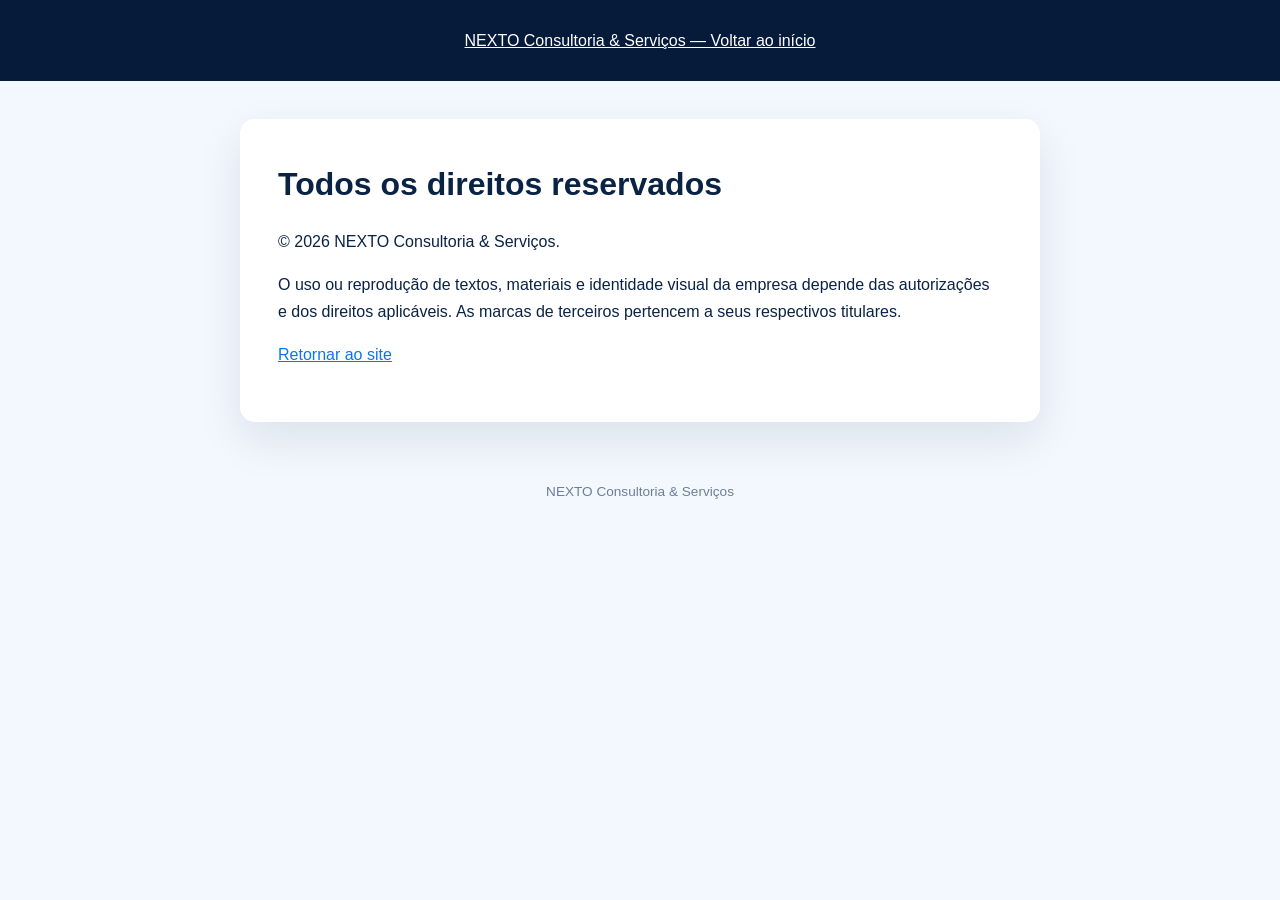
<file: direitos-reservados.html>
<!doctype html><html lang="pt-BR"><head><meta charset="utf-8"><meta name="viewport" content="width=device-width, initial-scale=1"><title>Direitos reservados | NEXTO</title><link rel="stylesheet" href="style.css"></head><body><header><a href="index.html">NEXTO Consultoria &amp; Serviços — Voltar ao início</a></header><main><h1>Todos os direitos reservados</h1><p>© 2026 NEXTO Consultoria &amp; Serviços.</p><p>O uso ou reprodução de textos, materiais e identidade visual da empresa depende das autorizações e dos direitos aplicáveis. As marcas de terceiros pertencem a seus respectivos titulares.</p><p><a href="index.html">Retornar ao site</a></p></main><footer>NEXTO Consultoria &amp; Serviços</footer></body></html>
</file>
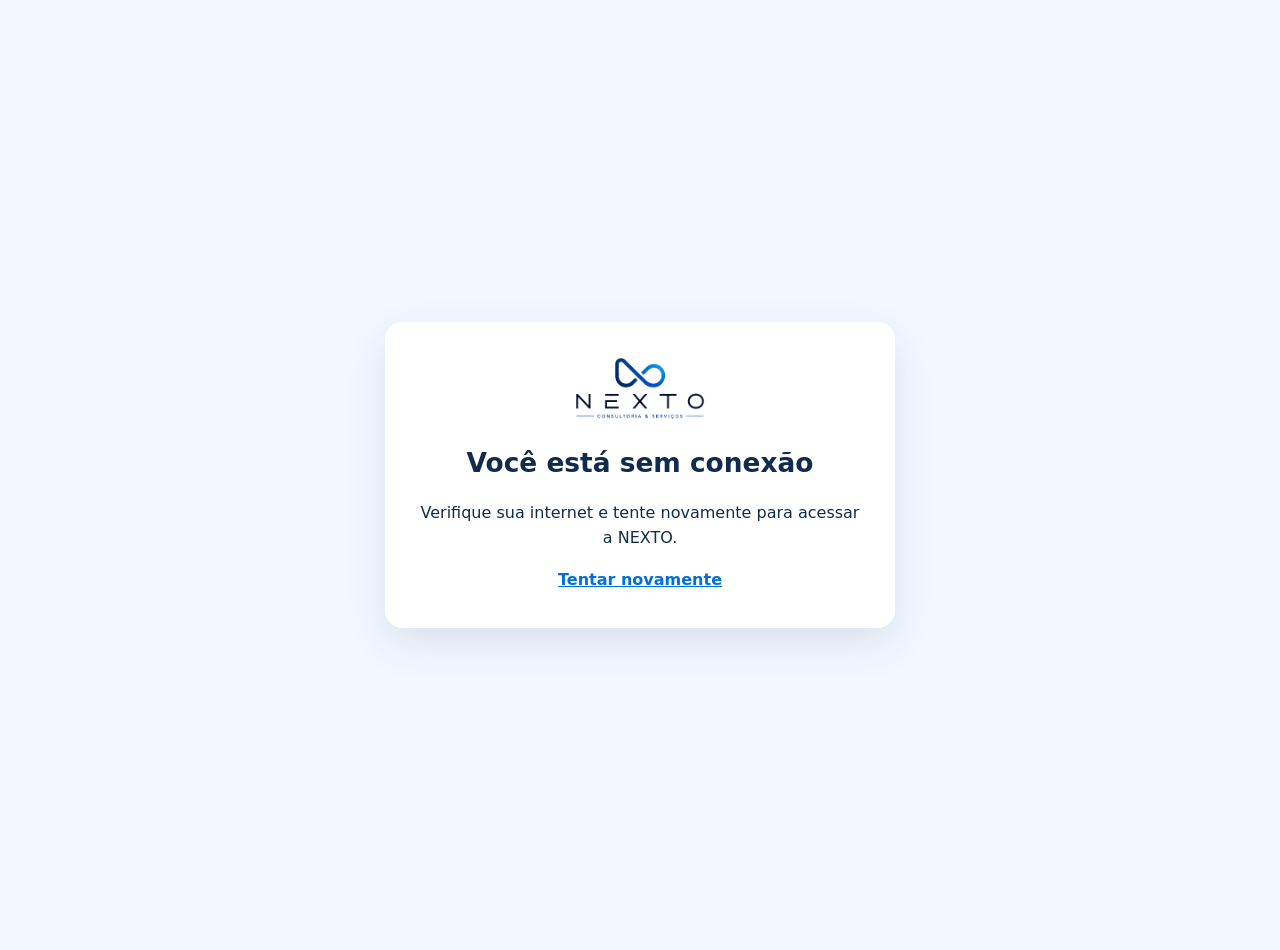
<file: offline.html>
<!doctype html><html lang="pt-BR"><head><meta charset="utf-8"><meta name="viewport" content="width=device-width,initial-scale=1"><title>Sem conexão | NEXTO</title><style>body{font:16px/1.6 system-ui,sans-serif;color:#102b4d;background:#f2f8ff;margin:0;min-height:100vh;display:grid;place-items:center;padding:25px}.card{text-align:center;max-width:440px;background:white;border-radius:17px;padding:35px;box-shadow:0 15px 40px #092d5d1b}.card img{width:130px}.card h1{font-size:1.65rem;margin:14px 0}.card a{color:#006edf;font-weight:700}</style></head><body><div class="card"><img src="assets/nexto-logo-escura.png" alt="NEXTO Consultoria e Serviços"><h1>Você está sem conexão</h1><p>Verifique sua internet e tente novamente para acessar a NEXTO.</p><a href="./index.html">Tentar novamente</a></div></body></html>
</file>
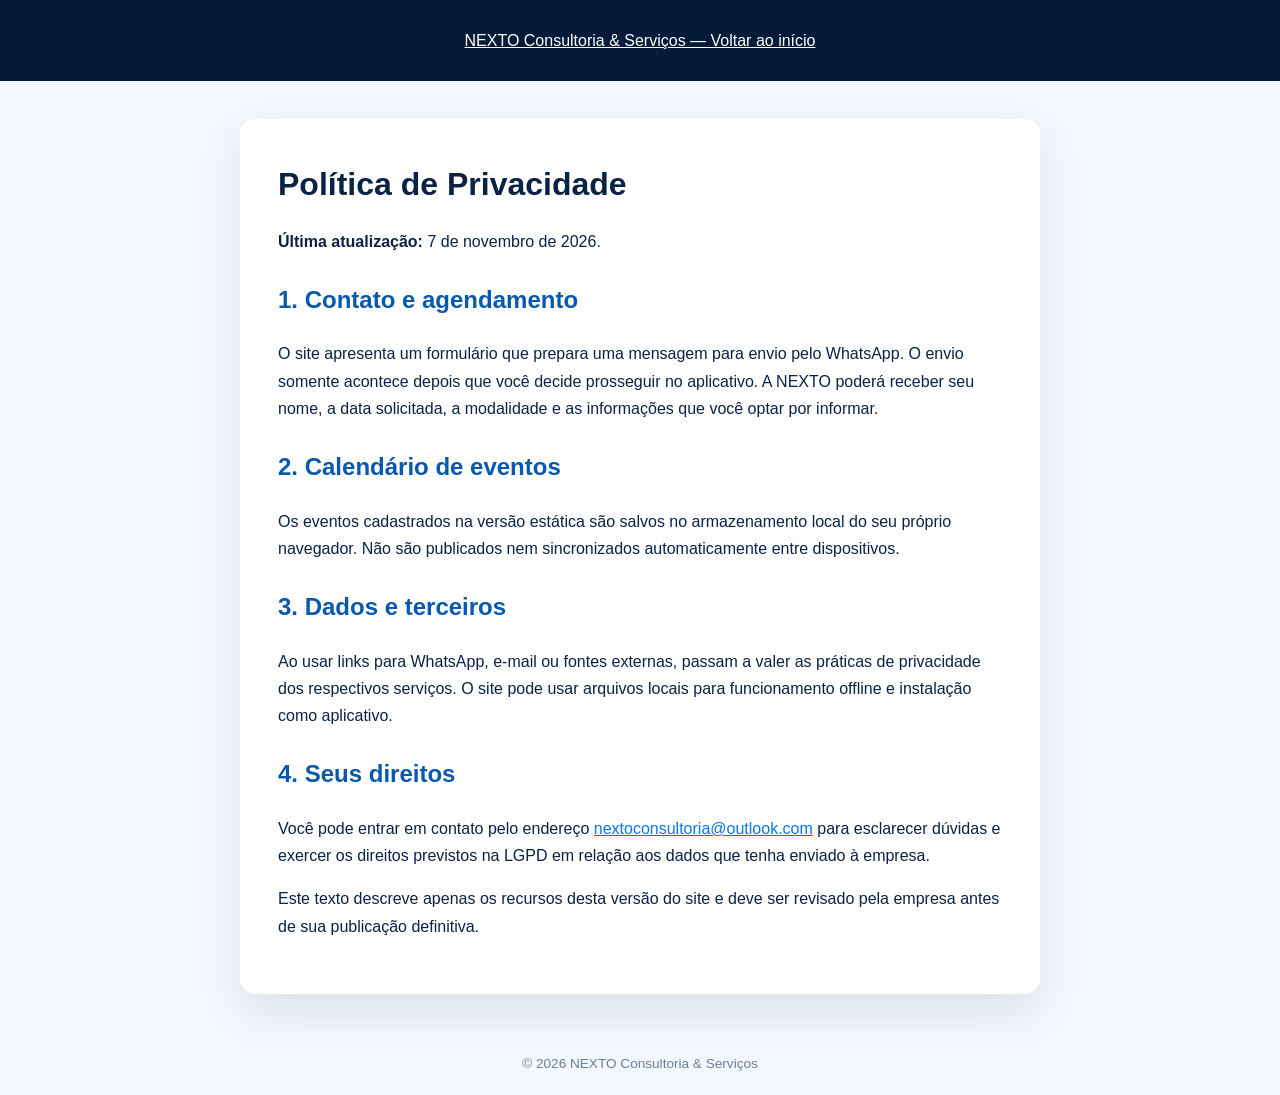
<file: politica-privacidade.html>
<!doctype html><html lang="pt-BR"><head><meta charset="utf-8"><meta name="viewport" content="width=device-width, initial-scale=1"><title>Privacidade | NEXTO</title><link rel="stylesheet" href="style.css"></head><body><header><a href="index.html">NEXTO Consultoria &amp; Serviços — Voltar ao início</a></header><main><h1>Política de Privacidade</h1><p><strong>Última atualização:</strong> 7 de novembro de 2026.</p><h2>1. Contato e agendamento</h2><p>O site apresenta um formulário que prepara uma mensagem para envio pelo WhatsApp. O envio somente acontece depois que você decide prosseguir no aplicativo. A NEXTO poderá receber seu nome, a data solicitada, a modalidade e as informações que você optar por informar.</p><h2>2. Calendário de eventos</h2><p>Os eventos cadastrados na versão estática são salvos no armazenamento local do seu próprio navegador. Não são publicados nem sincronizados automaticamente entre dispositivos.</p><h2>3. Dados e terceiros</h2><p>Ao usar links para WhatsApp, e-mail ou fontes externas, passam a valer as práticas de privacidade dos respectivos serviços. O site pode usar arquivos locais para funcionamento offline e instalação como aplicativo.</p><h2>4. Seus direitos</h2><p>Você pode entrar em contato pelo endereço <a href="mailto:nextoconsultoria@outlook.com">nextoconsultoria@outlook.com</a> para esclarecer dúvidas e exercer os direitos previstos na LGPD em relação aos dados que tenha enviado à empresa.</p><p>Este texto descreve apenas os recursos desta versão do site e deve ser revisado pela empresa antes de sua publicação definitiva.</p></main><footer>© 2026 NEXTO Consultoria &amp; Serviços</footer></body></html>
</file>
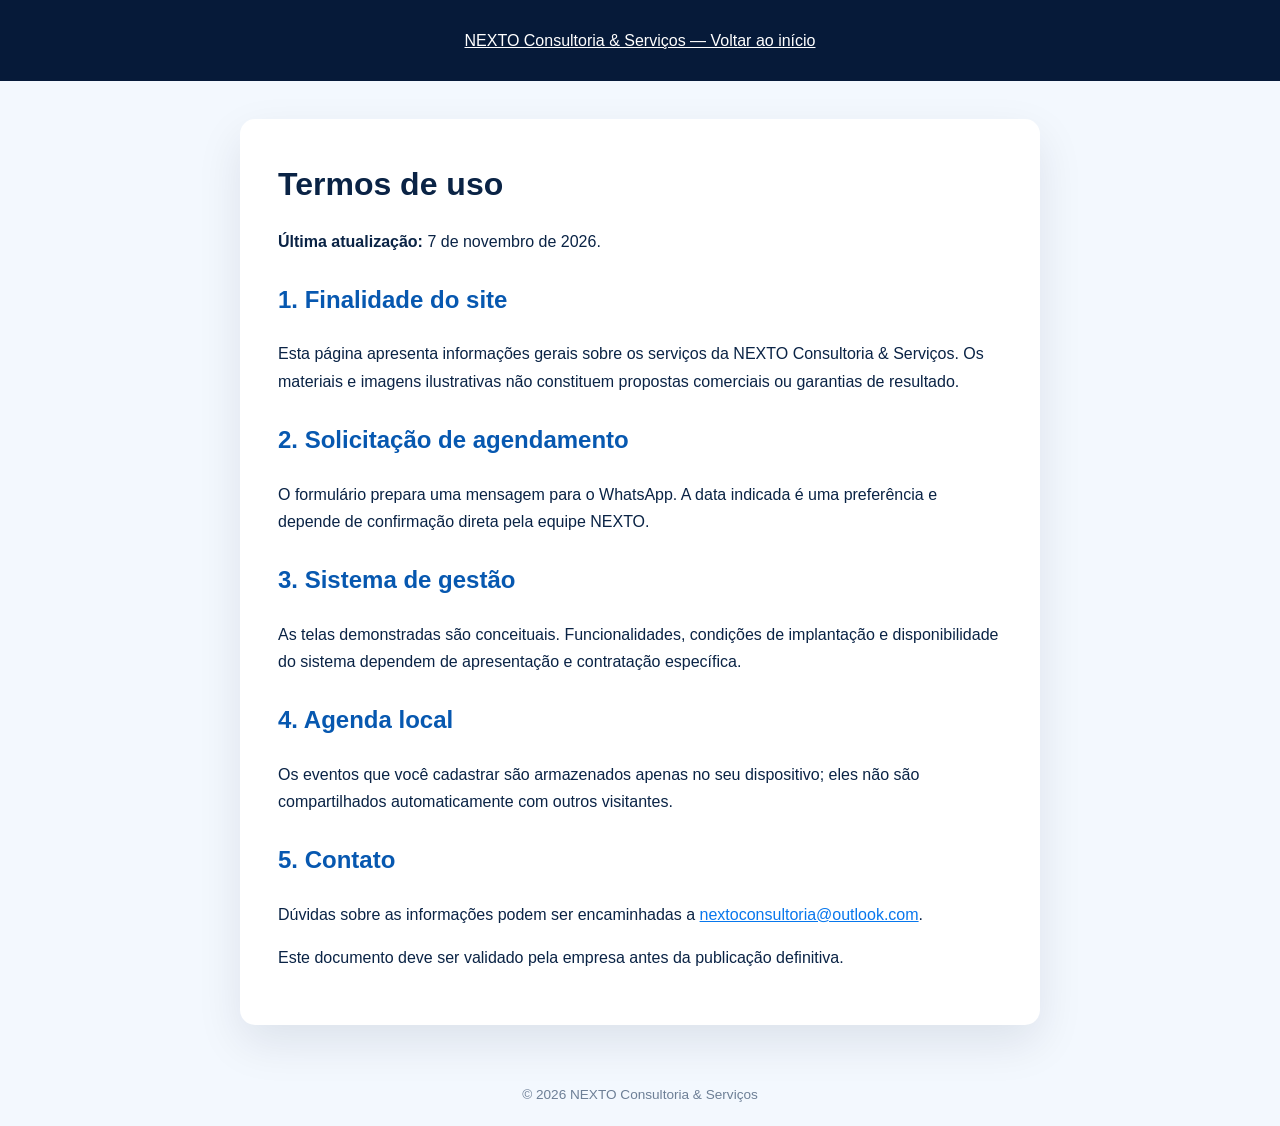
<file: termos-uso.html>
<!doctype html><html lang="pt-BR"><head><meta charset="utf-8"><meta name="viewport" content="width=device-width, initial-scale=1"><title>Termos de uso | NEXTO</title><link rel="stylesheet" href="style.css"></head><body><header><a href="index.html">NEXTO Consultoria &amp; Serviços — Voltar ao início</a></header><main><h1>Termos de uso</h1><p><strong>Última atualização:</strong> 7 de novembro de 2026.</p><h2>1. Finalidade do site</h2><p>Esta página apresenta informações gerais sobre os serviços da NEXTO Consultoria &amp; Serviços. Os materiais e imagens ilustrativas não constituem propostas comerciais ou garantias de resultado.</p><h2>2. Solicitação de agendamento</h2><p>O formulário prepara uma mensagem para o WhatsApp. A data indicada é uma preferência e depende de confirmação direta pela equipe NEXTO.</p><h2>3. Sistema de gestão</h2><p>As telas demonstradas são conceituais. Funcionalidades, condições de implantação e disponibilidade do sistema dependem de apresentação e contratação específica.</p><h2>4. Agenda local</h2><p>Os eventos que você cadastrar são armazenados apenas no seu dispositivo; eles não são compartilhados automaticamente com outros visitantes.</p><h2>5. Contato</h2><p>Dúvidas sobre as informações podem ser encaminhadas a <a href="mailto:nextoconsultoria@outlook.com">nextoconsultoria@outlook.com</a>.</p><p>Este documento deve ser validado pela empresa antes da publicação definitiva.</p></main><footer>© 2026 NEXTO Consultoria &amp; Serviços</footer></body></html>
</file>
<file: css/styles.css>
:root{
  --navy:#061a39;--navy-2:#082c5a;--navy-3:#0c3b77;
  --blue:#0877ed;--blue-dark:#075ccd;--cyan:#12b7f5;--sky:#e8f6ff;
  --ink:#0a2345;--muted:#5d6e83;--paper:#fff;--slate:#f4f8fd;--line:#dfe8f3;
  --shadow:0 26px 72px rgba(5,32,75,.12);--radius:22px;
  --heading:'Manrope','DM Sans',Arial,sans-serif;--body:'DM Sans',Arial,sans-serif;
}
*,*::before,*::after{box-sizing:border-box}html{scroll-behavior:smooth;scroll-padding-top:94px}body{margin:0;color:var(--ink);font:16px/1.65 var(--body);overflow-x:hidden;background:#fff}button,input,select,textarea{font:inherit}button{cursor:pointer}a{text-decoration:none;color:inherit}img{max-width:100%;height:auto}svg{display:block}.svg-defs{position:absolute;width:0;height:0;overflow:hidden}.icon{width:22px;height:22px;fill:none;stroke:currentColor;stroke-width:1.8;stroke-linecap:round;stroke-linejoin:round;flex-shrink:0}.container{max-width:1240px;width:100%;margin-inline:auto;padding-inline:28px}.section{padding:112px 0}.heading{font:800 clamp(2.2rem,3.6vw,3.65rem)/1.19 var(--heading);letter-spacing:-.055em;margin:15px 0 0}.heading span{color:var(--blue)}.heading--light{color:white}.heading--light span{color:#52d5ff}.eyebrow{font:800 .76rem/1.4 var(--heading);color:#0876db;letter-spacing:.19em}.eyebrow--light{color:#72d5ff}.section-heading{display:flex;align-items:end;justify-content:space-between;gap:54px;margin-bottom:48px}.section-heading>.heading,.section-heading>div{flex:1}.section-heading>p{color:var(--muted);max-width:390px;font-size:1.045rem;line-height:1.9;margin:0 0 7px}.section-heading--center{align-items:center;text-align:center;display:block;max-width:700px;margin:0 auto 44px}.section-heading--center p{margin:22px auto 0}.skip-link{position:fixed;left:12px;top:-200px;background:white;color:var(--ink);padding:10px 15px;z-index:99999}.skip-link:focus{top:12px}:focus-visible{outline:3px solid #1ad6ff;outline-offset:3px}
.button{display:inline-flex;align-items:center;justify-content:center;gap:15px;min-height:54px;border:1px solid transparent;padding:14px 23px;border-radius:10px;font:800 .89rem var(--heading);letter-spacing:-.01em;transition:transform .2s,box-shadow .2s,background .2s;white-space:nowrap}.button:hover{transform:translateY(-2px)}.button .icon{width:19px;height:19px}.button--primary{background:linear-gradient(110deg,#087af5 0%,#12c0f4 100%);color:white;box-shadow:0 9px 27px rgba(1,119,232,.22)}.button--primary:hover{box-shadow:0 13px 32px rgba(1,119,232,.35)}.button--glass{color:#f4fbff;background:rgba(255,255,255,.06);border-color:rgba(194,223,255,.33)}.button--glass:hover{background:rgba(255,255,255,.13)}.button--white{color:#06509c;background:white}.button--small{min-height:43px;padding:10px 17px;font-size:.79rem;gap:9px}.button--subtle{border:1px solid #c9d9ed;background:white;color:var(--ink)}.button--full{width:100%;margin-top:12px}
/* header */
.site-header{height:86px;background:rgba(5,24,53,.97);position:sticky;top:0;z-index:500;box-shadow:0 6px 28px rgba(4,17,40,.16);border-bottom:1px solid rgba(255,255,255,.1)}.site-header__inner{height:100%;display:flex;align-items:center;gap:32px}.brand{display:flex;align-items:center;gap:9px;flex-shrink:0;color:white}.brand__symbol{width:57px;height:auto;max-height:48px;object-fit:contain}.brand__wordmark{display:flex;flex-direction:column;line-height:1}.brand__wordmark strong{font:500 28px/1.06 var(--heading);letter-spacing:.32em;white-space:nowrap}.brand__wordmark small{font:700 7.1px/1.6 var(--heading);color:#80d2ff;letter-spacing:.23em;white-space:nowrap}.main-nav{display:flex;gap:23px;align-items:center;margin-left:auto}.nav-link{font-weight:700;font-size:12.5px;color:#c6d6ee;white-space:nowrap;transition:color .2s}.nav-link:hover,.nav-link.active{color:#46d0ff}.header-contact{flex-shrink:0}.nav-toggle{display:none;border:0;background:none;color:white}.nav-toggle .icon{width:29px;height:29px}
/* hero */
.hero{position:relative;background:radial-gradient(circle at 84% 46%,#0a4586 0,#082d5e 25%,transparent 58%),linear-gradient(126deg,#04152e 0%,#061e42 56%,#08224d 100%);color:#fff;min-height:735px;overflow:hidden}.hero__gridline{position:absolute;inset:0;pointer-events:none;background-image:linear-gradient(90deg,rgba(113,193,255,.04) 1px,transparent 1px),linear-gradient(rgba(113,193,255,.04) 1px,transparent 1px);background-size:60px 60px;mask-image:linear-gradient(90deg,transparent,#000 40%,#000)}.hero__orb{position:absolute;border:1px solid rgba(39,149,233,.18);border-radius:50%;width:800px;height:800px;right:-270px;top:-210px;pointer-events:none}.hero__orb--two{width:590px;height:590px;right:-155px;top:-105px;border-color:rgba(17,195,255,.19)}.hero__layout{position:relative;display:grid;grid-template-columns:1fr 1.04fr;align-items:center;gap:22px;padding-top:93px;padding-bottom:85px;min-height:685px}.hero__copy{position:relative;z-index:2}.hero__copy .eyebrow{display:flex;align-items:center;gap:11px}.pulse-dot{display:inline-block;width:8px;height:8px;background:#14d0f6;border-radius:50%;box-shadow:0 0 0 6px rgba(16,196,245,.15)}.hero h1{font:800 clamp(3.1rem,5.1vw,5.9rem)/1.09 var(--heading);letter-spacing:-.065em;margin:26px 0 25px;max-width:650px}.hero h1 em{font-style:normal;color:#49ccff}.hero__description{color:#c1d5ed;font-size:1.095rem;max-width:505px;line-height:1.85;margin:0}.hero__buttons{display:flex;align-items:center;gap:13px;flex-wrap:wrap;margin-top:34px}.hero__trust{margin-top:48px;display:flex;gap:13px;align-items:center;color:#b8cce3;font-size:.82rem}.hero__trust strong{color:#fff}.trust-avatars{width:39px;height:39px;border:1px solid rgba(100,212,249,.5);display:grid;place-items:center;border-radius:50%;background:rgba(28,154,252,.15);color:#72dbff}.trust-avatars .icon{width:19px}
.hero__art{height:565px;display:flex;align-items:center;justify-content:center;position:relative;margin-right:-22px}.dashboard-preview{position:relative;display:flex;width:100%;max-width:622px;height:380px;background:#f9fbff;border:9px solid rgba(18,48,86,.96);border-radius:19px;box-shadow:0 40px 95px rgba(1,8,23,.5),0 0 0 1px rgba(117,219,255,.28);transform:perspective(950px) rotateY(-7deg) rotateX(4deg) rotateZ(1deg);overflow:hidden;z-index:2}.dashboard-preview__sidebar{width:148px;flex-shrink:0;background:linear-gradient(160deg,#052755,#064e9a);padding:18px 12px}.dash-mini-brand{display:flex;gap:7px;align-items:center;color:white;font:700 12px var(--heading);letter-spacing:.22em;margin:0 0 29px}.dash-mini-brand img{width:37px}.dash-menu{display:flex;align-items:center;gap:9px;padding:11px 8px;color:#c1dcff;font-size:10px;font-weight:700;border-radius:7px;white-space:nowrap}.dash-menu .icon{width:14px;height:14px}.dash-menu--active{background:rgba(255,255,255,.19);color:white}.dashboard-preview__main{padding:19px 18px;min-width:0;flex:1;color:#102b4e}.dash-top{display:flex;justify-content:space-between;align-items:center;gap:7px;margin-bottom:20px}.dash-top strong,.dash-top small{display:block}.dash-top strong{font:800 18px/1.1 var(--heading)}.dash-top small{font-size:8px;margin-top:4px;color:#8698af}.dash-status{background:#e9f8f2;border:1px solid #d2f2e5;color:#168862;font-weight:700;border-radius:20px;white-space:nowrap;font-size:7px;padding:5px 8px}.dash-status span{display:inline-block;width:5px;height:5px;background:#26bd85;border-radius:50%;margin-right:3px}.dash-stats{display:grid;grid-template-columns:repeat(3,1fr);gap:8px}.dash-stats>div{border:1px solid #e6eef8;background:white;border-radius:8px;padding:12px 10px}.dash-stats span,.dash-stats strong,.dash-stats small{display:block}.dash-stats span{font-size:8px;color:#7a8da5}.dash-stats strong{font:800 clamp(10px,1.35vw,16px)/1.3 var(--heading);white-space:nowrap;margin:6px 0}.dash-stats small{font-size:7px;color:#14937b}.dash-chart{background:white;border:1px solid #e6eef8;border-radius:9px;padding:13px 14px;margin-top:11px}.dash-chart__head{display:flex;align-items:center;justify-content:space-between;gap:7px}.dash-chart__head strong{font-size:11px}.dash-chart__head span{font-size:8px;color:#849ab4}.dash-chart svg{width:100%;max-height:150px;margin-top:8px;overflow:visible}.dash-chart__labels{display:flex;justify-content:space-between;font-size:8px;color:#8aa0b7;margin-top:-2px}.float-note{position:absolute;z-index:3;background:#fff;color:#203657;box-shadow:0 16px 40px rgba(2,13,31,.2);padding:12px 18px;display:flex;align-items:center;gap:11px;border-radius:11px;line-height:1.38;font-size:10px}.float-note strong{font:800 12px var(--heading)}.float-note__icon{width:35px;height:35px;display:grid;place-items:center;border-radius:9px;background:#eaf4ff;color:#0869d5}.float-note__icon--cyan{background:#e8fbff;color:#07a3d1}.float-note__icon .icon{width:19px}.float-note--top{right:-12px;top:31px}.float-note--bottom{bottom:52px;left:-35px}.hero__lower{border-top:1px solid rgba(158,201,240,.21);display:flex;gap:36px;align-items:center;min-height:69px;position:relative;color:#c4d9ef;font-weight:700;font-size:.79rem;letter-spacing:.02em}.hero__lower span{display:flex;gap:9px;align-items:center}.hero__lower .icon{color:#21c6ff;width:16px;height:16px}
/* intro */
.intro{background:white}.intro__layout{display:grid;grid-template-columns:1fr .89fr;gap:105px;align-items:start}.intro__right{color:var(--muted);font-size:1.02rem}.intro__right p{margin:0 0 18px;line-height:1.9}.intro__right strong{color:var(--ink)}.text-link{margin-top:5px;display:inline-flex;gap:9px;align-items:center;color:var(--blue);font-weight:800}.text-link .icon{width:17px}.principles{display:grid;grid-template-columns:repeat(3,1fr);gap:20px;margin-top:65px}.principle{position:relative;background:#f4f9fe;border:1px solid #e1eefd;border-radius:18px;padding:30px 32px 27px;min-height:210px}.principle__num{font:800 .75rem var(--heading);color:#92aecb;position:absolute;right:25px;top:25px}.principle__icon{width:48px;height:48px;display:grid;place-items:center;border-radius:12px;background:white;color:#0074df;box-shadow:0 3px 17px #cee3f5}.principle__icon .icon{width:26px;height:26px}.principle h3{margin:16px 0 4px;font:800 1.16rem var(--heading)}.principle p{margin:0;color:var(--muted);font-size:.89rem}
/* service cards */
.services{background:#f4f8fe}.services__grid{display:grid;grid-template-columns:repeat(3,minmax(0,1fr));gap:18px}.service-card{min-height:268px;border-radius:17px;background:white;border:1px solid #e2eaf5;padding:27px 28px 25px;display:flex;flex-direction:column;position:relative;box-shadow:0 8px 24px rgba(6,35,73,.02);transition:transform .25s,box-shadow .25s,border-color .25s}.service-card:hover{transform:translateY(-5px);box-shadow:0 17px 36px rgba(8,55,114,.11);border-color:#b2d9ff}.service-card__top{display:flex;align-items:center;justify-content:space-between;margin-bottom:21px}.service-card__icon{display:grid;place-items:center;width:50px;height:50px;background:#eaf5ff;border-radius:12px;color:#066cdb}.service-card__icon .icon{width:26px;height:26px}.service-card__index{color:#a2b5c9;font-size:.69rem;font-weight:800;letter-spacing:.07em}.service-card h3{font:800 1.18rem/1.4 var(--heading);letter-spacing:-.025em;margin:0 0 11px;max-width:290px}.service-card p{color:var(--muted);font-size:.87rem;line-height:1.78;margin:0;padding-right:8px}.service-card>a:not(.service-card__more){margin-top:auto;margin-left:auto;color:#077ef4;padding:8px 0 0}.service-card>a .icon{width:18px;height:18px}.service-card--highlight{background:linear-gradient(145deg,#0754b9,#052853);border-color:#0754b9;color:white}.service-card--highlight .service-card__icon{background:rgba(255,255,255,.14);color:#77dcff}.service-card--highlight p{color:#c8e0f8}.service-card--highlight .tag{background:#23c9f5;color:#00284f;border-radius:5px;padding:5px 9px;font-size:.63rem;font-weight:800;letter-spacing:.05em}.service-card__more{margin-top:auto;padding-top:20px;color:#7be1ff;display:inline-flex;align-items:center;gap:8px;font-size:.84rem;font-weight:800}
/* platform */
.platform{background:linear-gradient(115deg,#031933,#082a59 65%,#075095);overflow:hidden;position:relative}.platform::after{content:"";position:absolute;right:-260px;top:-280px;width:680px;height:680px;border-radius:50%;background:radial-gradient(circle,rgba(15,178,255,.2),transparent 70%);pointer-events:none}.platform__layout{display:grid;grid-template-columns:1fr 1fr;gap:70px;align-items:center;position:relative;z-index:1}.platform__copy>p{color:#c4d6eb;line-height:1.9;font-size:1.03rem;max-width:490px;margin:24px 0}.platform__features{display:grid;grid-template-columns:1fr 1fr;gap:17px 12px;margin:33px 0 37px}.platform__features>div{display:flex;align-items:center;gap:11px;color:#f0f8ff;font-weight:700;font-size:.86rem}.platform__features .icon{color:#49cfff;width:20px;height:20px}.platform__visual{min-height:460px;display:flex;align-items:center;position:relative}.system-window{width:100%;max-width:535px;background:#edf5ff;border-radius:18px;overflow:hidden;border:7px solid rgba(74,127,183,.36);box-shadow:0 35px 80px rgba(0,7,21,.43);transform:rotate(2deg)}.system-window__bar{height:42px;display:flex;align-items:center;justify-content:space-between;background:#102c53;color:#a9c3e7;font-size:.75rem;padding:0 15px}.system-window__bar .icon{height:14px;width:14px}.dots{display:flex;gap:6px}.dots i{width:7px;height:7px;background:#ff6684;border-radius:50%}.dots i:nth-child(2){background:#ffc16d}.dots i:nth-child(3){background:#5ad8a7}.system-window__body{padding:30px}.system-window__head{display:flex;gap:12px;align-items:center;margin-bottom:23px}.system-window__head>img{height:43px;width:55px;object-fit:contain}.system-window__head strong,.system-window__head small{display:block}.system-window__head strong{font:800 1.05rem var(--heading)}.system-window__head small{color:var(--muted);font-size:.73rem}.system-window__metrics{display:grid;grid-template-columns:1fr 1fr;gap:12px}.system-window__metrics>div{padding:18px;background:white;border-radius:12px}.system-window__metrics small,.system-window__metrics strong,.system-window__metrics span{display:block}.system-window__metrics small{color:#8395ac;font-size:.69rem}.system-window__metrics strong{font:800 1.2rem var(--heading);margin:5px 0}.system-window__metrics span{color:#0a9b89;font-size:.69rem}.system-window__graph{height:155px;background:white;border-radius:12px;padding:18px 27px;margin-top:12px}.graph-bars{height:100%;display:flex;align-items:end;justify-content:space-between;gap:16px}.graph-bars i{display:block;flex:1;height:var(--bar);background:linear-gradient(#12bef8,#076fe0);border-radius:5px 5px 1px 1px;opacity:.85}.system-window__foot{display:flex;justify-content:space-between;color:#6f8099;font-size:.65rem;margin-top:17px}.system-window__foot span{display:flex;gap:6px;align-items:center}.system-window__foot b{width:6px;height:6px;border-radius:100%;background:#03a5ef}.platform__corner-label{position:absolute;right:0;bottom:-20px;background:#0ab6f4;color:#052657;padding:14px 18px;border-radius:7px;font:800 .78rem/1.35 var(--heading);letter-spacing:.12em;transform:rotate(2deg)}
/* segments */
.segments{background:#fff}.segments__grid{display:grid;grid-template-columns:repeat(4,1fr);gap:16px}.segment{min-height:166px;border:1px solid #e4edf7;background:#f7faff;border-radius:16px;position:relative;display:flex;flex-direction:column;justify-content:flex-end;gap:10px;padding:21px 23px;transition:transform .2s,background .2s,box-shadow .2s}.segment:hover{transform:translateY(-4px);background:#edf7ff;box-shadow:0 15px 32px #0c46820c}.segment>span{position:absolute;top:15px;right:17px;font:700 .72rem var(--heading);color:#b1c4da}.segment .icon{color:#057de8;width:29px;height:29px;stroke-width:1.6}.segment strong{font:800 .93rem/1.35 var(--heading)}.segment--more{background:linear-gradient(135deg,#e6faff,#cce9ff);border-color:#c3defa}
/* method */
.method{background:#f5f9fe}.method__steps{display:grid;grid-template-columns:repeat(4,minmax(0,1fr));gap:20px}.method__step{padding:27px 25px;border-top:2px solid #0c90e9;background:white;border-radius:0 0 13px 13px;box-shadow:0 5px 28px rgba(9,54,101,.04)}.method__step b{color:#a7cce9;font:800 2.7rem var(--heading);letter-spacing:-.06em}.method__step h3{font:800 1.12rem var(--heading);margin:8px 0}.method__step p{font-size:.87rem;color:var(--muted);margin:0}
/* manifesto */
.manifesto{background:linear-gradient(107deg,#0752b4,#028ce9 66%,#10c4f4);color:#fff;overflow:hidden;position:relative;padding:60px 0}.manifesto__layout{display:flex;align-items:center;justify-content:space-between;gap:60px;position:relative}.manifesto__layout>div{position:relative;max-width:780px}.manifesto__mark{font:800 280px/.85 var(--heading);opacity:.12;position:absolute;left:-100px;top:-50px;transform:rotate(-18deg)}.manifesto h2{font:800 clamp(1.9rem,3.4vw,3.25rem)/1.22 var(--heading);letter-spacing:-.045em;margin:12px 0 0}.manifesto h2 em{font-style:normal;color:#aaf2ff}
/* booking */
.contact{background:#fff}.contact__layout{display:grid;grid-template-columns:.9fr 1.08fr;gap:90px;align-items:start}.contact__copy .heading{max-width:560px}.contact__copy>p{color:var(--muted);line-height:1.9;margin:26px 0 44px;max-width:480px}.contact__info{display:grid;gap:26px}.contact__info>div{display:flex;align-items:flex-start;gap:14px}.contact__info>div>span{width:44px;height:44px;border-radius:12px;background:#e8f4ff;color:#0678df;display:grid;place-items:center}.contact__info .icon{width:21px;height:21px}.contact__info>div>div{display:flex;flex-direction:column;gap:1px}.contact__info small{color:#71869d;font-size:.7rem;font-weight:800;letter-spacing:.08em}.contact__info a,.contact__info strong{font-weight:800;font-size:.99rem;overflow-wrap:anywhere}.contact__info a:hover{color:var(--blue)}.booking{background:#f7fbff;border:1px solid #deebfa;box-shadow:0 22px 60px rgba(8,48,95,.09);border-radius:21px;padding:32px}.booking__heading{display:flex;gap:15px;align-items:center;margin-bottom:23px}.booking__icon{width:48px;height:48px;display:grid;place-items:center;background:#097be5;color:white;border-radius:12px}.booking__heading h3{font:800 1.15rem var(--heading);margin:0}.booking__heading p{color:var(--muted);font-size:.82rem;margin:2px 0 0}.calendar-picker{background:white;border:1px solid #e0eaf6;border-radius:13px;padding:15px 16px;margin-bottom:24px}.cal-head{display:flex;justify-content:space-between;align-items:center;gap:10px;margin-bottom:18px}.cal-head strong{font:800 .95rem var(--heading);text-transform:capitalize}.cal-head__nav{display:flex;gap:6px}.cal-head__nav button{height:33px;width:33px;display:grid;place-items:center;background:#f0f6fc;border:0;border-radius:8px;color:#284a74}.cal-head__nav button:hover:not(:disabled){background:#dcecff}.cal-head__nav button:disabled{opacity:.32;cursor:not-allowed}.cal-head__nav .icon{width:17px;height:17px}.cal-head__nav button:first-child .icon{transform:rotate(180deg)}.cal-week,.cal-days{display:grid;grid-template-columns:repeat(7,minmax(0,1fr));gap:3px}.cal-week{text-align:center;margin-bottom:5px;color:#7f96af;font-size:.68rem;font-weight:800}.cal-day{aspect-ratio:1.1;min-height:35px;border:0;border-radius:8px;background:transparent;font-size:.8rem;color:#27456c;font-weight:700;display:grid;place-items:center}.cal-day:not(:disabled):hover{background:#e1f3ff}.cal-day:disabled{color:#c4d0de;cursor:not-allowed}.cal-day--today{box-shadow:inset 0 0 0 1px #7ac8ff}.cal-day--chosen,.cal-day--chosen:not(:disabled):hover{background:#0a7fee;color:white;box-shadow:0 5px 14px rgba(10,127,238,.23)}.cal-day--blank{pointer-events:none}.booking__row{display:grid;grid-template-columns:1.1fr .9fr;gap:13px}.field{display:flex;flex-direction:column;gap:6px;margin-bottom:16px;color:#38506e;font-size:.79rem;font-weight:800}.field span small{color:#93a1b1;font-weight:500}.field sup{color:#d95665}.field input,.field select,.field textarea{background:#fff;border:1px solid #d6e2ef;border-radius:9px;color:#183658;padding:12px 13px;font-weight:500;font-size:.86rem;min-width:0;outline:none;width:100%}.field input:focus,.field select:focus,.field textarea:focus{border-color:#118fea;box-shadow:0 0 0 3px #08a6ec23}.field textarea{resize:vertical;min-height:80px}.booking__hint{font-size:.76rem;color:#557a9b;margin:0;min-height:21px}.booking__hint.error{color:#c53146}.booking__hint.success{color:#057e9b}.booking__disclaimer{display:block;text-align:center;margin-top:12px;color:#8193a8;font-size:.71rem;line-height:1.6}
/* events */
.agenda{background:#f5f9fe;padding-top:75px;padding-bottom:85px}.agenda__layout{display:grid;grid-template-columns:1fr .9fr;gap:95px}.agenda__layout>div>p{color:var(--muted);max-width:490px}.agenda__notice{display:flex;gap:10px;font-size:.8rem;line-height:1.7;margin-top:30px}.agenda__notice .icon{color:#1e83db;width:20px;margin-top:2px}.agenda-editor{margin-top:20px;border:1px solid #dce9f6;border-radius:11px;background:white;padding:12px 16px;max-width:495px}.agenda-editor summary{font-size:.81rem;font-weight:800;color:#1d65ac;cursor:pointer}.agenda-editor__fields{padding-top:17px}.agenda-editor__actions{display:flex;gap:9px;flex-wrap:wrap}.form-note{font-size:.8rem;color:#587392;display:block;margin-top:6px}.agenda__panel{border-radius:17px;background:white;box-shadow:0 10px 35px rgba(11,49,99,.06);border:1px solid #e2ecf6;padding:27px}.agenda__panel-head{display:flex;align-items:center;justify-content:space-between;border-bottom:1px solid #e5ecf5;padding-bottom:18px}.agenda__panel-head h3{font:800 1.1rem var(--heading);margin:0}.agenda__panel-head .icon{color:#0689de}.event-list{padding:0;margin:16px 0 0;list-style:none}.event-list__empty{color:#8696a9;font-size:.88rem;padding:18px 0}.event-list li:not(.event-list__empty){display:flex;align-items:center;gap:18px;padding:14px 0;border-bottom:1px solid #eef2f8}.event-list li:last-child{border:0}.event-list__date{display:grid;min-width:58px;place-items:center;padding:7px 10px;border-radius:8px;background:#e8f5ff;color:#0375d9;font:800 .8rem var(--heading)}.event-list__label{font-weight:700;font-size:.87rem}
/* footer */
.footer{background:#051831;color:white}.footer__main{padding-top:73px;padding-bottom:65px;display:grid;grid-template-columns:1.25fr .64fr 1fr 1fr;gap:42px}.footer__logo{display:block;width:215px;margin:-11px 0 0 -8px}.footer__logo img{width:100%;height:auto;display:block}.footer__brand>p{color:#a8bdd3;font-size:.86rem;line-height:1.85;max-width:260px;margin:-8px 0 0}.footer__column{display:flex;flex-direction:column;gap:10px;align-items:flex-start;min-width:0}.footer__column h3{font:800 .85rem var(--heading);margin:0 0 10px}.footer__column a,.footer__column span{color:#aec1d7;font-size:.82rem;overflow-wrap:anywhere}.footer__column a:hover{color:#6bd7ff}.footer__cta{background:#0b2b54;border:1px solid #1a477b;padding:23px;border-radius:13px;align-self:start}.footer__cta>span{font:800 .63rem var(--heading);letter-spacing:.14em;color:#6bd7ff}.footer__cta h3{font:800 1.05rem/1.45 var(--heading);margin:11px 0 20px}.footer__cta .button{min-height:45px;font-size:.8rem}.footer__bottom{border-top:1px solid #163454;padding-top:22px;padding-bottom:23px;display:flex;align-items:center;justify-content:space-between;gap:15px;font-size:.73rem;color:#94abc7}.footer__bottom>div{display:flex;gap:20px;flex-wrap:wrap}.footer__bottom a:hover{color:#fff}.floating-whatsapp{position:fixed;bottom:25px;right:25px;z-index:400;width:56px;height:56px;border-radius:50%;background:#1ac079;color:white;box-shadow:0 8px 28px rgba(4,82,46,.28);display:grid;place-items:center;transition:transform .2s}.floating-whatsapp:hover{transform:translateY(-3px)}.floating-whatsapp .icon{width:30px;height:30px}.install-button{position:fixed;bottom:27px;right:93px;background:var(--blue);color:white;border:0;border-radius:9px;padding:10px 14px;z-index:401;font-size:.76rem;font-weight:800;display:flex;align-items:center;gap:7px}.install-button[hidden]{display:none}
@media(max-width:1210px){.site-header__inner{gap:18px}.main-nav{gap:13px}.nav-link{font-size:11.5px}.header-contact{padding:10px 12px}.dashboard-preview{height:355px}.dashboard-preview__sidebar{width:127px}.float-note--top{right:0}.float-note--bottom{left:-8px}}
@media(max-width:1050px){.header-contact{display:none}.main-nav{margin-left:auto}.hero__layout{grid-template-columns:1fr 1fr}.hero__art{height:510px}.dashboard-preview{transform:perspective(900px) rotateY(-3deg);height:355px}.dashboard-preview__sidebar{width:102px}.dash-menu{font-size:8px}.dash-stats strong{font-size:11px}.intro__layout{gap:45px}.contact__layout,.agenda__layout{gap:40px}.footer__main{grid-template-columns:1fr 1fr;gap:37px}.platform__layout{gap:35px}}
@media(max-width:800px){.section{padding:80px 0}.site-header{height:76px}.site-header__inner{justify-content:space-between}.nav-toggle{display:grid;place-items:center;min-width:38px;min-height:40px}.main-nav{display:none;position:absolute;top:76px;left:0;right:0;background:#061a39;border-top:1px solid #23446b;flex-direction:column;align-items:stretch;gap:0;padding:12px 28px 22px;box-shadow:0 24px 40px rgba(0,0,0,.19)}.main-nav.is-open{display:flex}.nav-link{padding:13px 5px;font-size:.89rem;border-bottom:1px solid #163559}.hero{min-height:unset}.hero__layout{display:flex;flex-direction:column;align-items:stretch;gap:28px;padding-top:73px;padding-bottom:35px}.hero h1{font-size:clamp(3rem,8vw,5rem);max-width:690px}.hero__description{max-width:620px}.hero__art{margin:0;width:100%;height:465px}.dashboard-preview{max-width:595px;height:370px;transform:rotate(0deg)}.dashboard-preview__sidebar{width:135px}.hero__lower{justify-content:center;flex-wrap:wrap;padding-block:17px;gap:12px 25px}.intro__layout{grid-template-columns:1fr;gap:27px}.principles{gap:13px;margin-top:40px}.principle{padding:25px 21px}.services__grid{grid-template-columns:repeat(2,minmax(0,1fr))}.platform__layout{grid-template-columns:1fr}.platform__copy{max-width:700px}.platform__visual{min-height:430px;justify-content:center}.system-window{width:88%}.segments__grid{grid-template-columns:repeat(2,1fr)}.method__steps{grid-template-columns:repeat(2,1fr)}.contact__layout,.agenda__layout{grid-template-columns:1fr;gap:40px}.contact__copy>p{margin-bottom:26px}.contact__info{grid-template-columns:repeat(3,1fr);gap:15px}.contact__info>div{flex-direction:column}.booking{max-width:700px;width:100%;margin-inline:auto}.manifesto__layout{gap:25px}.manifesto__layout .button{flex-shrink:0}}
@media(max-width:540px){.container{padding-inline:20px}.section{padding:67px 0}.brand__symbol{width:48px}.brand__wordmark strong{font-size:23px}.brand__wordmark small{font-size:5.9px}.hero__layout{padding-top:55px;gap:20px}.hero h1{font-size:clamp(2.76rem,11.5vw,4rem);line-height:1.08;margin:19px 0}.hero__description{font-size:.96rem}.hero__buttons{align-items:stretch;flex-direction:column;margin-top:26px}.hero__buttons .button{width:100%}.hero__trust{margin-top:30px}.hero__art{height:310px;margin-left:-10px;width:calc(100% + 18px)}.dashboard-preview{border-width:5px;border-radius:11px;height:247px;max-width:98%}.dashboard-preview__sidebar{width:70px;padding:12px 5px}.dash-mini-brand{font-size:6px;gap:1px;margin-bottom:16px;letter-spacing:.04em}.dash-mini-brand img{width:21px}.dash-menu{font-size:5.8px;padding:7px 3px;gap:3px}.dash-menu .icon{width:9px;height:9px}.dashboard-preview__main{padding:11px 9px}.dash-top{margin-bottom:10px}.dash-top strong{font-size:10px}.dash-top small{font-size:5px}.dash-status{font-size:4.7px;padding:3px 4px}.dash-stats{gap:4px}.dash-stats>div{padding:6px 4px}.dash-stats span{font-size:5.7px}.dash-stats strong{font-size:8px;margin:2px 0}.dash-stats small{font-size:5.3px}.dash-chart{padding:7px 9px;margin-top:7px}.dash-chart__head strong{font-size:7px}.dash-chart__head span{font-size:5px}.dash-chart svg{max-height:92px;margin-top:3px}.dash-chart__labels{font-size:5.4px}.float-note{padding:7px 9px;gap:6px;font-size:7px;border-radius:7px}.float-note strong{font-size:8px}.float-note__icon{width:23px;height:23px}.float-note__icon .icon{width:14px;height:14px}.float-note--top{right:-1px;top:0}.float-note--bottom{bottom:1px;left:-2px}.hero__lower{justify-content:flex-start;gap:8px 16px;font-size:.68rem}.heading{font-size:clamp(2rem,8.8vw,2.6rem)}.section-heading{display:block;margin-bottom:30px}.section-heading>p{margin-top:18px;font-size:.95rem}.principles{grid-template-columns:1fr;gap:12px}.principle{min-height:unset}.services__grid{grid-template-columns:1fr;gap:12px}.service-card{min-height:242px}.platform__features{gap:14px 10px}.platform__features>div{font-size:.73rem}.platform__visual{min-height:345px}.system-window{width:100%;border-width:5px}.system-window__body{padding:18px}.system-window__graph{height:110px}.platform__corner-label{font-size:.55rem;bottom:-12px}.segments__grid{gap:10px}.segment{min-height:145px;padding:17px}.segment strong{font-size:.77rem}.method__steps{grid-template-columns:1fr;gap:10px}.method__step{padding:20px}.manifesto{padding:44px 0}.manifesto__layout{flex-direction:column;align-items:flex-start}.manifesto h2{font-size:2.15rem}.contact__info{grid-template-columns:1fr;gap:17px}.contact__info>div{flex-direction:row}.booking{padding:19px 16px}.booking__row{grid-template-columns:1fr;gap:0}.cal-day{min-height:35px}.agenda__panel{padding:20px}.footer__main{grid-template-columns:1fr 1fr;gap:28px 20px;padding-top:52px;padding-bottom:41px}.footer__brand,.footer__cta{grid-column:span 2}.footer__logo{width:210px}.footer__brand>p{max-width:350px}.footer__column a,.footer__column span{font-size:.75rem}.footer__bottom{align-items:flex-start;flex-direction:column;font-size:.7rem}.floating-whatsapp{bottom:18px;right:18px;width:49px;height:49px}.floating-whatsapp .icon{width:25px;height:25px}.install-button{bottom:20px;right:77px}}
@media(prefers-reduced-motion:reduce){html{scroll-behavior:auto}*,*::before,*::after{animation-duration:.01ms!important;transition-duration:.01ms!important}}


/* catalogs: original MONEY partner documents with NEXTO styling */
.catalogs{background:linear-gradient(180deg,#f3f8ff 0%,#fff 100%)}
.catalogs__grid{display:grid;grid-template-columns:repeat(3,minmax(0,1fr));gap:22px}
.catalog-card{display:flex;flex-direction:column;background:#fff;border:1px solid #dce9f6;border-radius:20px;overflow:hidden;box-shadow:0 12px 45px rgba(6,28,64,.07);transition:transform .25s,box-shadow .25s}
.catalog-card:hover{transform:translateY(-5px);box-shadow:0 25px 55px rgba(6,28,64,.13)}
.catalog-card__image{height:300px;position:relative;overflow:hidden;background:linear-gradient(135deg,#0b2d58,#1768ae)}
.catalog-card__image img{width:100%;height:100%;display:block;object-fit:contain;object-position:center;transition:transform .3s;filter:drop-shadow(0 12px 20px rgba(0,0,0,.2))}
.catalog-card:hover .catalog-card__image img{transform:scale(1.035)}
.catalog-card__tag{position:absolute;top:17px;right:17px;color:#fff;border:1px solid rgba(255,255,255,.35);background:rgba(4,30,69,.82);border-radius:8px;padding:4px 12px;font:800 11px/1.5 var(--heading);letter-spacing:.13em}
.catalog-card__body{padding:26px 26px 28px;display:flex;flex-direction:column;align-items:flex-start;flex:1}
.catalog-card__kicker{color:#0b80e0;font:800 .69rem/1.4 var(--heading);letter-spacing:.16em;margin:0 0 9px}
.catalog-card__body h3{font:800 1.6rem/1.25 var(--heading);letter-spacing:-.03em;margin:0;color:var(--navy)}
.catalog-card__body>p:not(.catalog-card__kicker){color:var(--muted);font-size:.91rem;line-height:1.7;margin:13px 0 21px;min-height:3.4em}
.catalog-card__file{display:inline-flex;align-items:center;gap:8px;font-size:.77rem;font-weight:700;color:#5f748c}
.catalog-card__file .icon{width:16px;height:16px;color:var(--blue)}
.catalog-card__actions{margin-top:auto;padding-top:23px;display:flex;gap:10px;align-items:center;width:100%}
.catalog-card__actions .button{flex:1;font-size:.89rem;min-height:51px}
.catalog-card__download{height:51px;min-width:51px;display:grid;place-items:center;color:#0876df;border:1px solid #c5dcef;border-radius:10px;background:#f3f9ff;transition:background .2s}
.catalog-card__download:hover{background:#e3f1ff}
@media(max-width:800px){.catalogs__grid{grid-template-columns:repeat(2,minmax(0,1fr));gap:16px}.catalog-card__image{height:265px}.catalog-card__body{padding:22px}}
@media(max-width:540px){.catalogs__grid{grid-template-columns:1fr}.catalog-card__image{height:310px}.catalog-card__body{padding:23px}.catalog-card__body>p:not(.catalog-card__kicker){min-height:unset}.catalog-card__actions{padding-top:20px}}
</file>
<file: style.css>
:root{--navy:#061a39;--blue:#0877ed;--ink:#0a2345}*{box-sizing:border-box}body{margin:0;background:#f3f8fe;color:var(--ink);font:16px/1.7 Arial,sans-serif}header{background:var(--navy);color:white;padding:27px 20px;text-align:center}header a{color:white}main{max-width:800px;margin:38px auto;background:white;box-shadow:0 18px 46px #061a3918;padding:38px;border-radius:15px}h1{font-size:2rem;margin:0}h2{color:#0758b0;margin-top:25px}a{color:var(--blue)}footer{text-align:center;color:#6d7f96;padding:20px;font-size:.85rem}@media(max-width:600px){main{margin:20px;padding:22px}}
</file>
